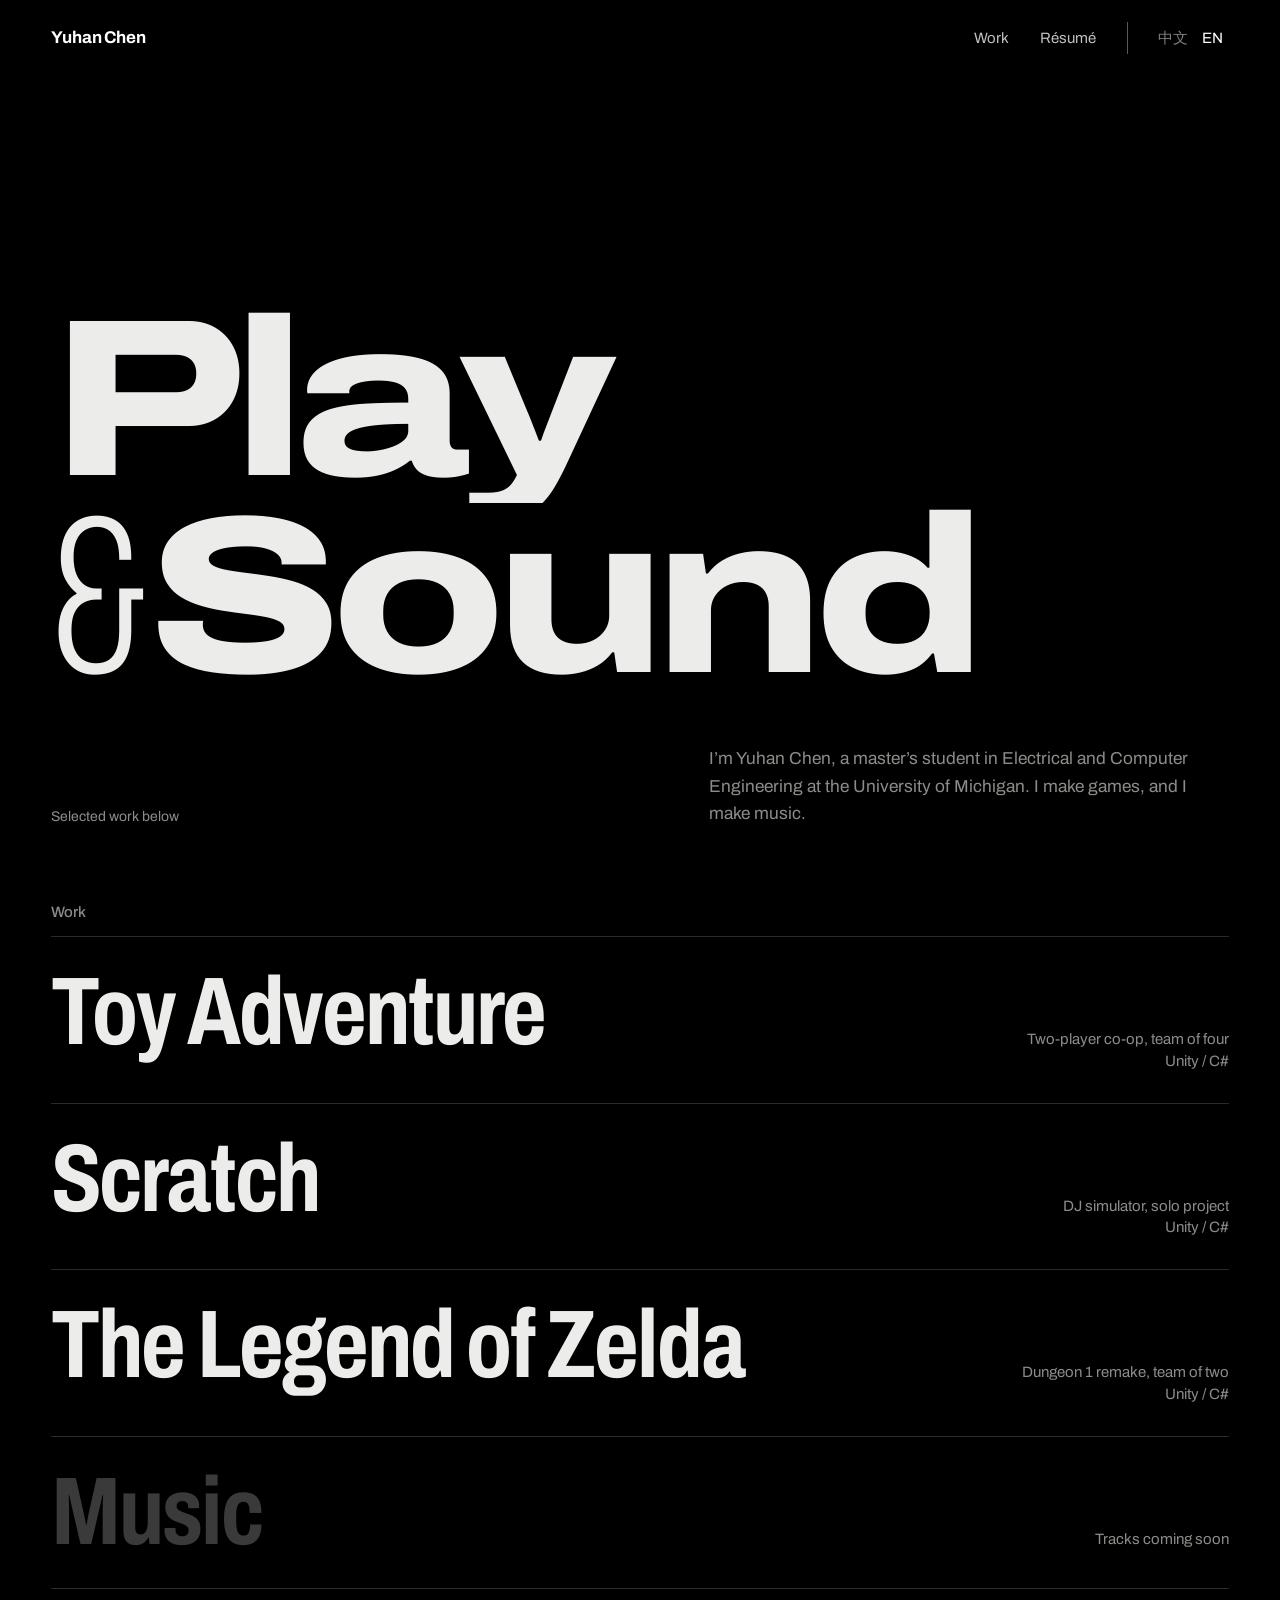
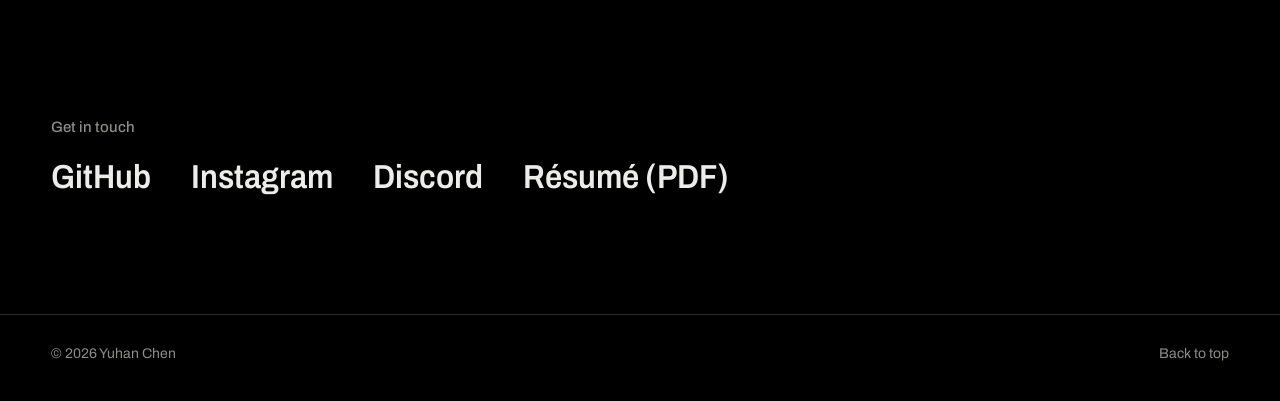
<file: index.html>
<!doctype html>
<html lang="en">
<head>
  <meta charset="utf-8">
  <meta name="viewport" content="width=device-width, initial-scale=1">
  <title>Yuhan Chen — Play &amp; Sound</title>
  <meta name="description" content="Yuhan Chen — games and music. 陈宇涵的游戏与音乐作品集。">
  <meta property="og:title" content="Yuhan Chen — Play & Sound">
  <meta property="og:image" content="images/zelda-cover.png">
  <link rel="icon" type="image/svg+xml" href="favicon.svg">
  <link rel="preconnect" href="https://fonts.googleapis.com">
  <link rel="preconnect" href="https://fonts.gstatic.com" crossorigin>
  <link href="https://fonts.googleapis.com/css2?family=Archivo:wdth,wght@62..125,100..900&display=swap" rel="stylesheet">
  <link rel="stylesheet" href="styles.css">
  <style>
    /* ---------- Home: restrained, black, type-led ---------- */
    .hero {
      min-height: 100svh;
      display: grid; align-content: end;
      padding: 120px var(--gutter) clamp(40px, 8vh, 96px);
    }
    .hero h1 {
      margin: 0;
      font-size: clamp(72px, 17.5vw, 300px);
      line-height: .84;
      font-weight: 800;
      font-variation-settings: "wdth" 125;
      letter-spacing: -.045em;
    }
    .hero h1 .line { display: block; overflow: hidden; padding-bottom: .04em; }
    .hero h1 .line > span { display: block; }
    .hero h1 .amp { font-weight: 200; font-variation-settings: "wdth" 62; margin-right: .04em; }
    .hero-foot {
      display: grid; grid-template-columns: 1fr minmax(0, 520px); gap: 32px;
      margin-top: clamp(28px, 5vh, 56px);
      color: var(--mute);
    }
    .hero-foot p { margin: 0; font-size: clamp(16px, 1.35vw, 19px); }
    .hero-foot .scroll-cue { align-self: end; font-size: 14px; }

    html[lang="zh-CN"] .hero h1 { letter-spacing: 0; font-weight: 900; }

    @media (prefers-reduced-motion: no-preference) {
      .hero h1 .line > span { animation: rise 1.1s cubic-bezier(.2,.8,.2,1) both; }
      .hero h1 .line:nth-child(2) > span { animation-delay: .12s; }
      .hero-foot { animation: fade .9s ease .7s both; }
    }
    @keyframes rise { from { transform: translateY(105%); } to { transform: none; } }
    @keyframes fade { from { opacity: 0; } to { opacity: 1; } }

    /* ---------- Work list ---------- */
    .work { position: relative; z-index: 1; padding: 0 var(--gutter) clamp(80px, 14vh, 160px); }
    .work h2, .contact h2 {
      margin: 0 0 12px; font-size: 15px; font-weight: 500; color: var(--mute);
    }
    .work-list { list-style: none; margin: 0; padding: 0; border-top: 1px solid var(--rule); }
    .work-row {
      display: grid; grid-template-columns: minmax(0, 1fr) auto; align-items: baseline; gap: 24px;
      padding: clamp(18px, 2.6vw, 30px) 0;
      border-bottom: 1px solid var(--rule);
      transition: opacity .35s ease, color .35s ease;
    }
    .work-row .title {
      font-size: clamp(40px, 7.5vw, 120px); line-height: .95; font-weight: 700;
      font-variation-settings: "wdth" 75; letter-spacing: -.02em;
    }
    .work-row .meta { text-align: right; font-size: 15px; color: var(--mute); line-height: 1.45; }
    .work-row .thumb { display: none; }
    a.work-row:hover .title, a.work-row:focus-visible .title { font-variation-settings: "wdth" 62; }
    .work-row .title { transition: font-variation-settings .5s cubic-bezier(.2,.8,.2,1); }
    .work-row.is-empty .title { color: #3a3a3a; }
    body.is-previewing .work-row:not(:hover):not(:focus-visible) { opacity: .22; }

    /* Full-screen preview that sits behind the list */
    .preview {
      position: fixed; inset: 0; z-index: 0; pointer-events: none;
      opacity: 0; transition: opacity .45s ease;
      background: var(--tint, #000);
    }
    .preview.is-on { opacity: 1; }
    .preview-media { position: absolute; inset: 0; }
    .preview-media img, .preview-media video {
      width: 100%; height: 100%; object-fit: cover; opacity: .38;
      image-rendering: pixelated;
    }
    .preview::after { content: ""; position: absolute; inset: 0; background: linear-gradient(90deg, rgba(0,0,0,.85), rgba(0,0,0,.2)); }

    /* ---------- Contact ---------- */
    .contact { position: relative; z-index: 1; padding: 0 var(--gutter) clamp(72px, 12vh, 140px); }
    .contact-links { display: flex; flex-wrap: wrap; gap: 12px 40px; font-size: clamp(22px, 2.6vw, 36px); font-weight: 600; font-variation-settings: "wdth" 90; }
    .contact-links a, .contact-links button { background: none; border: 0; padding: 0; cursor: pointer; border-bottom: 2px solid transparent; }
    .contact-links a:hover, .contact-links button:hover { border-color: currentColor; }

    @media (max-width: 760px) {
      .hero { min-height: 72svh; }
      .hero-foot { grid-template-columns: 1fr; }
      .hero-foot .scroll-cue { display: none; }
      .work-row { grid-template-columns: 1fr; gap: 10px; }
      .work-row .meta { text-align: left; }
      .work-row .thumb { display: block; width: 100%; aspect-ratio: 16/9; object-fit: cover; margin-top: 6px; image-rendering: pixelated; }
      .work-row.is-empty .thumb { display: none; }
    }
  </style>
</head>
<body data-title-en="Yuhan Chen — Play & Sound" data-title-zh="陈宇涵 — 玩与乐">
  <header class="site-header">
    <a class="name" href="index.html" data-en="Yuhan Chen" data-zh="陈宇涵">Yuhan Chen</a>
    <nav class="site-nav" aria-label="Main">
      <a href="#work" data-en="Work" data-zh="作品">Work</a>
      <a href="resume.pdf" data-en="Résumé" data-zh="简历">Résumé</a>
      <div class="lang" role="group" aria-label="Language / 语言">
        <button type="button" data-lang="zh" lang="zh-CN" aria-pressed="false">中文</button>
        <button type="button" data-lang="en" lang="en" aria-pressed="true">EN</button>
      </div>
    </nav>
  </header>

  <main>
    <section class="hero" aria-labelledby="hero-title">
      <h1 id="hero-title">
        <span class="line"><span data-en="Play" data-zh="玩">Play</span></span>
        <span class="line"><span><span class="amp">&amp;</span><span data-en="Sound" data-zh="乐">Sound</span></span></span>
      </h1>
      <div class="hero-foot">
        <span class="scroll-cue" data-en="Selected work below" data-zh="往下看作品">Selected work below</span>
        <p data-en="I’m Yuhan Chen, a master’s student in Electrical and Computer Engineering at the University of Michigan. I make games, and I make music."
           data-zh="我是陈宇涵，密歇根大学电气与计算机工程硕士在读。我做游戏，也做音乐。">I’m Yuhan Chen, a master’s student in Electrical and Computer Engineering at the University of Michigan. I make games, and I make music.</p>
      </div>
    </section>

    <section class="work" id="work" aria-labelledby="work-title">
      <h2 id="work-title" data-en="Work" data-zh="作品">Work</h2>
      <ul class="work-list">
        <li>
          <a class="work-row" href="toy.html" data-preview="video/toy-preview.jpg" data-video="video/toy-preview.mp4" data-tint="#1f5a33">
            <span class="title">Toy Adventure</span>
            <span class="meta"><span data-en="Two-player co-op, team of four" data-zh="双人合作游戏，四人团队">Two-player co-op, team of four</span><br>Unity / C#</span>
            <img class="thumb" src="video/toy-preview.jpg" alt="" loading="lazy">
          </a>
        </li>
        <li>
          <a class="work-row" href="scratch.html" data-preview="video/scratch-preview.jpg" data-video="video/scratch-preview.mp4" data-tint="#2b2f35">
            <span class="title">Scratch</span>
            <span class="meta"><span data-en="DJ simulator, solo project" data-zh="DJ 模拟游戏，独立完成">DJ simulator, solo project</span><br>Unity / C#</span>
            <img class="thumb" src="images/scratch-cover.png" alt="" loading="lazy">
          </a>
        </li>
        <li>
                    <a class="work-row" href="zelda.html" data-preview="video/zelda-enemies.jpg" data-video="video/zelda-enemies.mp4" data-tint="#0d2a45">
            <span class="title" data-en="The Legend of Zelda" data-zh="塞尔达传说">The Legend of Zelda</span>
            <span class="meta"><span data-en="Dungeon 1 remake, team of two" data-zh="第一地牢复刻，两人合作">Dungeon 1 remake, team of two</span><br>Unity / C#</span>
            <img class="thumb" src="images/zelda-cover.png" alt="" loading="lazy">
          </a>
        </li>
        <li>
          <div class="work-row is-empty">
            <span class="title" data-en="Music" data-zh="音乐">Music</span>
            <span class="meta" data-en="Tracks coming soon" data-zh="曲目即将上线">Tracks coming soon</span>
          </div>
        </li>
      </ul>
    </section>

    <section class="contact" aria-labelledby="contact-title">
      <h2 id="contact-title" data-en="Get in touch" data-zh="联系我">Get in touch</h2>
      <div class="contact-links">
        <!-- TODO: add your email, e.g. <a href="mailto:you@example.com">Email</a> -->
        <a href="https://github.com/HANSON923" target="_blank" rel="noopener">GitHub</a>
        <a href="https://www.instagram.com/yyyyyyhchen/" target="_blank" rel="noopener">Instagram</a>
        <button type="button" id="discord-copy" title="Copy Discord username"><span>Discord</span></button>
        <a href="resume.pdf" data-en="Résumé (PDF)" data-zh="简历 (PDF)">Résumé (PDF)</a>
      </div>
    </section>
  </main>

  <div class="preview" aria-hidden="true"><div class="preview-media"></div></div>

  <footer class="site-footer">
    <span>© 2026 Yuhan Chen</span>
    <a href="#top" onclick="scrollTo({top:0});return false;" data-en="Back to top" data-zh="回到顶部">Back to top</a>
  </footer>
  <script src="script.js"></script>
</body>
</html>
</file>
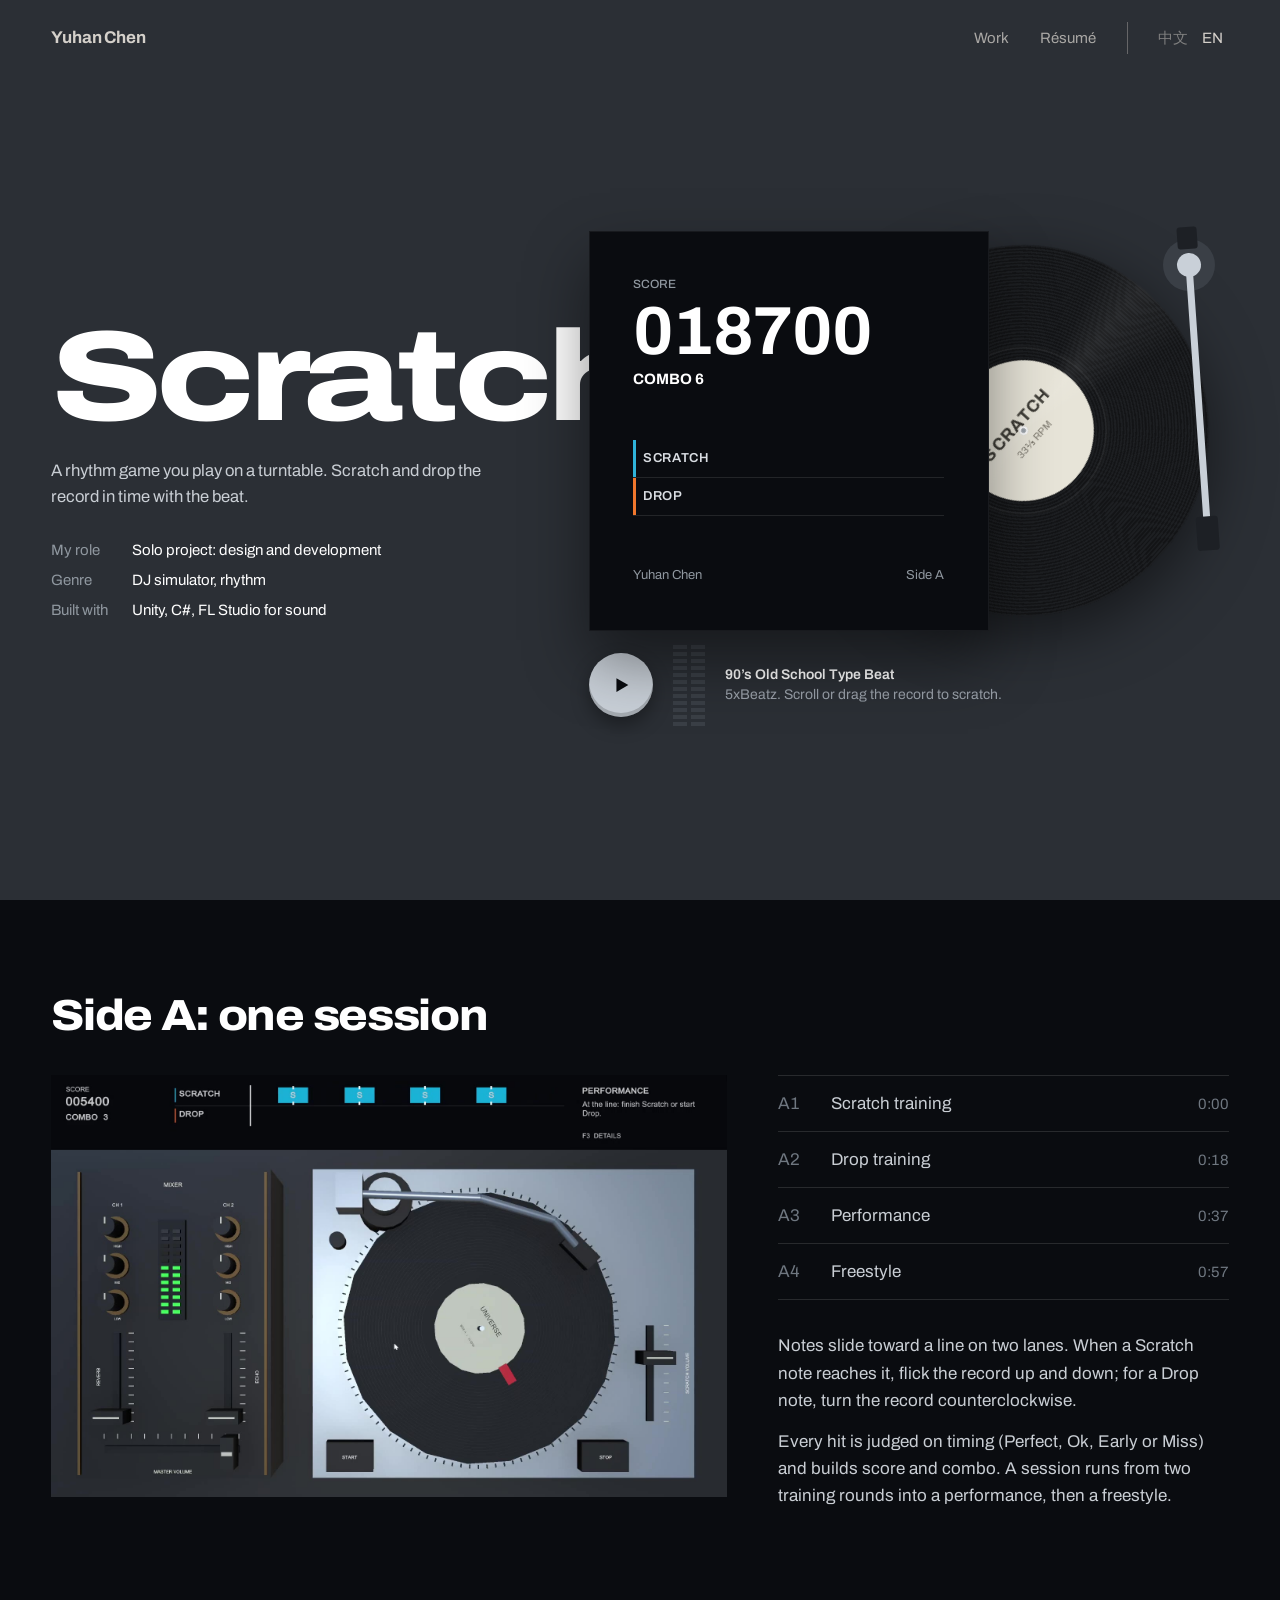
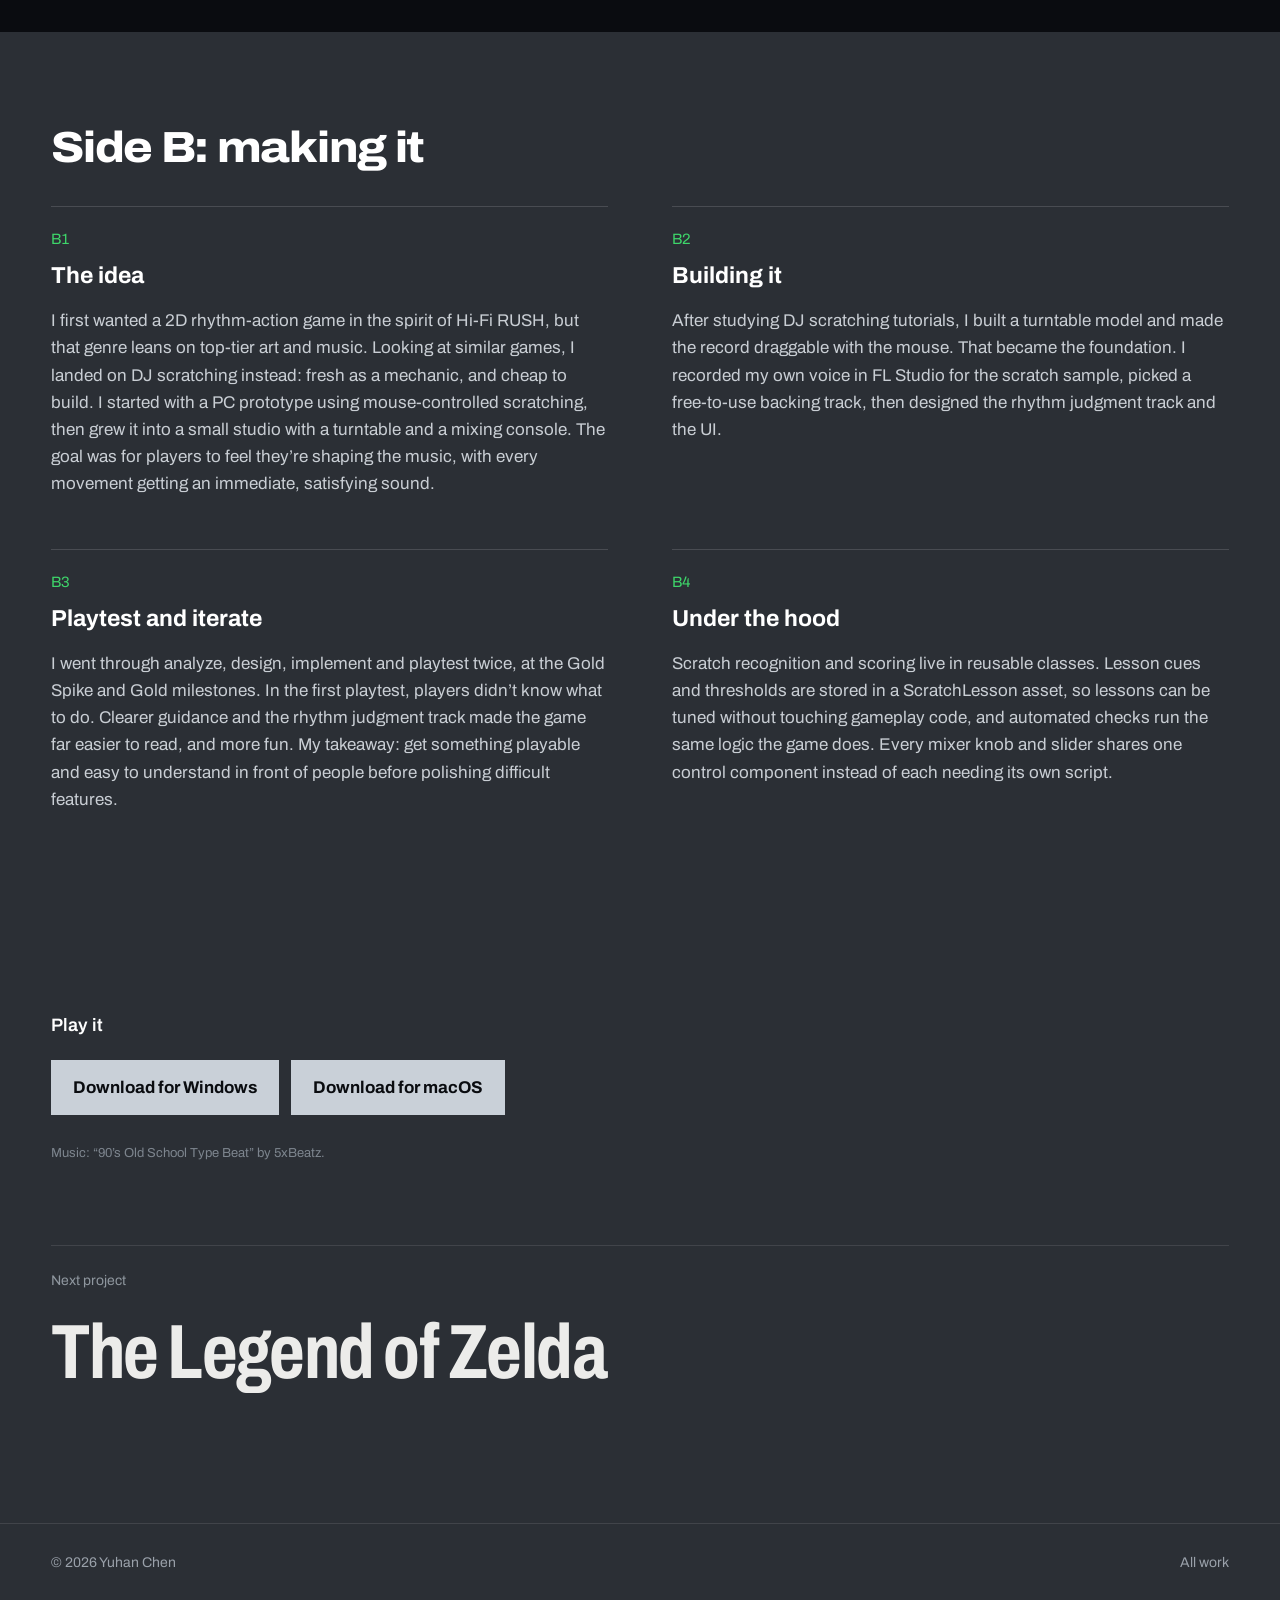
<file: scratch.html>
<!doctype html>
<html lang="en">
<head>
  <meta charset="utf-8">
  <meta name="viewport" content="width=device-width, initial-scale=1">
  <title>Scratch — Yuhan Chen</title>
  <meta name="description" content="Scratch, a DJ rhythm game played on a turntable, by Yuhan Chen.">
  <meta property="og:image" content="video/scratch-play.jpg">
  <link rel="icon" type="image/svg+xml" href="favicon.svg">
  <link rel="preconnect" href="https://fonts.googleapis.com">
  <link rel="preconnect" href="https://fonts.gstatic.com" crossorigin>
  <link href="https://fonts.googleapis.com/css2?family=Archivo:wdth,wght@62..125,100..900&display=swap" rel="stylesheet">
  <link rel="stylesheet" href="styles.css">
  <style>
    /* ============ Scratch stage: vinyl record ============ */
    :root {
      --console: #2b2f35;   /* the game's slate deck */
      --hud: #0a0c10;       /* the game's HUD strip */
      --platter: #c9d0d8;   /* silver turntable top */
      --label: #e7e4d8;     /* record label paper */
      --marker: #d93b3b;    /* red marker on the label */
      --lane-scratch: #2fb3d9;
      --lane-drop: #f0772d;
      --led: #3ed66a;
    }
    body { background: var(--console); }
    .site-footer { border-color: rgba(255,255,255,.1); color: #9aa1aa; }

    /* ---------- Hero ---------- */
    .hero {
      min-height: 100svh;
      display: grid; grid-template-columns: minmax(0, .85fr) minmax(0, 1.15fr); align-items: center;
      gap: clamp(32px, 5vw, 80px);
      padding: 110px var(--gutter) 64px;
    }
    .hero h1 {
      margin: 0 0 24px; font-size: clamp(64px, 10vw, 168px); line-height: .85; font-weight: 800;
      font-variation-settings: "wdth" 125; letter-spacing: -.045em; color: #fff;
    }
    .hero { row-gap: 4px; align-content: center; }
    .hero > div:first-child { grid-row: span 2; }
    .hero .lede { margin: 0 0 28px; max-width: 30em; color: #c9ced4; font-size: clamp(16px, 1.3vw, 19px); }
    .facts { display: grid; grid-template-columns: auto 1fr; gap: 6px 24px; margin: 0; font-size: 15px; }
    .facts dt { color: #8f979f; }
    .facts dd { margin: 0; color: #fff; }

    /* deck: sleeve + record + tonearm, drawn in a 640 x 420 box */
    .deck { position: relative; width: min(100%, 640px); aspect-ratio: 640 / 420; justify-self: center; }
    .sleeve {
      position: absolute; left: 0; top: 2.4%; width: 62.5%; aspect-ratio: 1; z-index: 2;
      background: var(--hud);
      box-shadow: 0 30px 60px rgba(0,0,0,.45), inset 0 0 0 1px rgba(255,255,255,.06);
      padding: 7%;
      display: grid; align-content: space-between;
      color: #fff;
    }
    /* the sleeve is printed like the game's HUD after a full session */
    .sleeve-score { display: grid; gap: 2px; font-weight: 700; color: #fff; }
    .sleeve-score small { font-size: clamp(9px, 1vw, 12px); font-weight: 500; color: #8f979f; }
    .sleeve-score strong { font-size: clamp(34px, 5.6vw, 68px); line-height: 1; font-variant-numeric: tabular-nums; letter-spacing: -.02em; }
    .sleeve-score span { font-size: clamp(11px, 1.2vw, 15px); }
    .sleeve-lanes { display: grid; gap: 0; font-size: clamp(10px, 1.1vw, 13px); font-weight: 600; letter-spacing: .04em; color: #d9dde2; }
    .sleeve-lanes span { padding: 8px 0 8px 10px; border-bottom: 1px solid rgba(255,255,255,.1); }
    .sleeve-lanes .s { box-shadow: inset 3px 0 0 var(--lane-scratch); }
    .sleeve-lanes .d { box-shadow: inset 3px 0 0 var(--lane-drop); }
    .sleeve-foot { display: flex; justify-content: space-between; font-size: clamp(10px, 1.05vw, 13px); color: #8f979f; }

    .record {
      position: absolute; left: 3%; top: 5.8%; width: 58%; aspect-ratio: 1; z-index: 1;
      border-radius: 50%;
      filter: drop-shadow(0 18px 30px rgba(0,0,0,.5));
      touch-action: none; cursor: grab;
    }
    .record.is-dragging { cursor: grabbing; }
    .disc {
      position: absolute; inset: 0; border-radius: 50%;
      background:
        radial-gradient(circle, transparent 0 31%, rgba(255,255,255,.05) 31.5%, transparent 32.5%),
        repeating-radial-gradient(circle, #131416 0 1.6px, #1d1f22 1.6px 3.2px),
        #16181a;
      will-change: transform;
    }
    .disc::after { /* light catching the grooves; does not rotate with the disc */
      content: ""; position: absolute; inset: 0; border-radius: 50%;
      background: conic-gradient(from 30deg, transparent 0 12%, rgba(255,255,255,.07) 16%, transparent 22% 62%, rgba(255,255,255,.05) 66%, transparent 72%);
    }
    .label {
      position: absolute; inset: 31%; border-radius: 50%; background: var(--label);
      display: grid; place-content: center; text-align: center; gap: 2px; color: #3a3832;
    }
    .label strong { font-size: clamp(10px, 1.5vw, 17px); font-weight: 700; letter-spacing: .08em; }
    .label small { font-size: clamp(7px, .8vw, 10px); color: #7b776d; }
    .label::after { /* spindle hole */
      content: ""; position: absolute; left: 50%; top: 50%; width: 7%; aspect-ratio: 1; translate: -50% -50%; border-radius: 50%; background: #9aa0a7; box-shadow: inset 0 0 0 2px #fff;
    }
    .marker { /* the red tab from the game, shows the record turning */
      position: absolute; left: 50%; top: 31%; width: 8%; height: 4%; translate: -50% -50%; background: var(--marker); border-radius: 1px;
    }

    .tonearm { position: absolute; inset: 0; width: 100%; height: 100%; z-index: 3; pointer-events: none; overflow: visible; }
    .tonearm .arm { transform-box: view-box; transform-origin: 600px 44px; transform: rotate(-4deg); transition: transform .9s cubic-bezier(.4,0,.2,1); }
    .deck.is-playing .tonearm .arm { transform: rotate(13deg); }

    @media (prefers-reduced-motion: no-preference) {
      .record { animation: slide-out 1.1s cubic-bezier(.3,.7,.2,1) .25s both; }
    }
    @media (prefers-reduced-motion: reduce) { .record { left: 39%; } }
    @keyframes slide-out { from { left: 3%; } to { left: 39%; } }

    /* transport: play button + LED meter */
    .transport {
      grid-column: 2; justify-self: center; width: min(100%, 640px);
      display: flex; align-items: center; gap: 20px; margin-top: 0;
    }
    .play {
      flex: none; width: 64px; height: 64px; border-radius: 50%; border: 0; cursor: pointer;
      background: var(--platter); color: var(--hud);
      display: grid; place-items: center;
      box-shadow: inset 0 -4px 0 rgba(0,0,0,.18), 0 8px 18px rgba(0,0,0,.35);
    }
    .play:hover { background: #fff; }
    .play svg { width: 22px; height: 22px; }
    .play .i-pause { display: none; }
    .deck-wrap.is-playing .play .i-play { display: none; }
    .deck-wrap.is-playing .play .i-pause { display: block; }
    .meter { display: flex; gap: 4px; flex: none; }
    .meter ol { list-style: none; margin: 0; padding: 0; display: flex; flex-direction: column-reverse; gap: 3px; }
    .meter li { width: 14px; height: 4px; background: #3a3f46; }
    .meter li.on { background: var(--led); box-shadow: 0 0 6px rgba(62,214,106,.6); }
    .meter li.on.hot { background: #e8c547; box-shadow: 0 0 6px rgba(232,197,71,.6); }
    .meter li.on.peak { background: var(--marker); box-shadow: 0 0 6px rgba(217,59,59,.6); }
    .now { font-size: 14px; color: #9aa1aa; line-height: 1.45; min-width: 0; }
    .now strong { display: block; color: #fff; font-weight: 600; }
    .deck-wrap { display: contents; }

    /* ---------- Side A: gameplay ---------- */
    .side { padding: clamp(48px, 9vh, 110px) var(--gutter) clamp(80px, 12vh, 140px); background: var(--hud); }
    .side h2 { margin: 0 0 24px; font-size: clamp(28px, 3.4vw, 48px); font-weight: 800; font-variation-settings: "wdth" 110; letter-spacing: -.03em; color: #fff; }
    .side-body { display: grid; grid-template-columns: minmax(0, 1.5fr) minmax(0, 1fr); gap: clamp(28px, 4vw, 64px); align-items: start; }
    .screen { position: relative; background: #000; aspect-ratio: 1280 / 800; }
    .screen video { width: 100%; height: 100%; object-fit: cover; }
    .sound {
      position: absolute; right: 12px; bottom: 12px;
      display: inline-flex; align-items: center; gap: 8px; padding: 8px 12px; border: 0; cursor: pointer;
      background: rgba(10,12,16,.85); color: #fff; font-size: 14px;
    }
    .sound:hover { background: #000; }
    .sound[aria-pressed="true"] { box-shadow: inset 0 -3px 0 var(--led); }

    .tracklist { list-style: none; margin: 0 0 32px; padding: 0; border-top: 1px solid rgba(255,255,255,.12); }
    .tracklist button {
      width: 100%; display: grid; grid-template-columns: 2.4em 1fr auto; align-items: baseline; gap: 12px;
      padding: 14px 0; background: none; border: 0; border-bottom: 1px solid rgba(255,255,255,.12);
      text-align: left; cursor: pointer; color: #c9ced4; font-size: 17px;
    }
    .tracklist .no { color: #6f7780; font-variant-numeric: tabular-nums; }
    .tracklist .time { color: #6f7780; font-variant-numeric: tabular-nums; font-size: 15px; }
    .tracklist button:hover { color: #fff; }
    .tracklist button[aria-current="true"] { color: #fff; }
    .tracklist button[aria-current="true"] .no { color: var(--led); }
    .side p { margin: 0 0 14px; color: #c9ced4; max-width: 34em; }
    .lane { font-weight: 600; }
    .lane.s { color: var(--lane-scratch); }
    .lane.d { color: var(--lane-drop); }

    /* ---------- Side B: liner notes ---------- */
    .side-b { background: var(--console); }
    .notes { list-style: none; margin: 0; padding: 0; display: grid; grid-template-columns: repeat(2, minmax(0, 1fr)); gap: clamp(32px, 4vw, 56px) clamp(32px, 5vw, 80px); }
    .notes li { border-top: 1px solid rgba(255,255,255,.14); padding-top: 18px; }
    .notes .no { color: var(--led); font-variant-numeric: tabular-nums; font-size: 15px; }
    .notes h3 { margin: 6px 0 12px; font-size: clamp(20px, 1.8vw, 26px); font-weight: 700; color: #fff; }
    .notes p { margin: 0; }
    @media (max-width: 900px) { .notes { grid-template-columns: 1fr; } }

    /* ---------- Exit ---------- */
    .exit { padding: clamp(56px, 10vh, 110px) var(--gutter) clamp(72px, 12vh, 120px); }
    .exit h2 { margin: 0 0 20px; font-size: 18px; font-weight: 600; color: #fff; }
    .buttons { display: flex; flex-wrap: wrap; gap: 12px; }
    .btn { display: inline-block; padding: 14px 22px; background: var(--platter); color: var(--hud); font-weight: 700; }
    .btn:hover { background: #fff; }
    .btn.secondary { background: transparent; color: #fff; box-shadow: inset 0 0 0 2px rgba(255,255,255,.8); }
    .btn.secondary:hover { background: rgba(255,255,255,.08); }
    .credit { margin-top: 28px; font-size: 13px; color: #7d858e; }
    .next { display: block; margin-top: clamp(56px, 9vh, 96px); border-top: 1px solid rgba(255,255,255,.1); padding-top: 24px; }
    .next small { display: block; color: #8f979f; font-size: 14px; }
    .next strong { font-size: clamp(36px, 6vw, 84px); font-weight: 700; font-variation-settings: "wdth" 75; letter-spacing: -.02em; transition: font-variation-settings .4s; }
    .next:hover strong { font-variation-settings: "wdth" 62; }

    @media (max-width: 900px) {
      .hero { grid-template-columns: 1fr; padding-top: 96px; gap: 28px; }
      .hero > div:first-child { grid-row: auto; }
      .transport { grid-column: 1; margin-top: 0; }
      .side-body { grid-template-columns: 1fr; }
    }
  </style>
</head>
<body data-title-en="Scratch — Yuhan Chen" data-title-zh="Scratch — 陈宇涵">
  <header class="site-header">
    <a class="name" href="index.html" data-en="Yuhan Chen" data-zh="陈宇涵">Yuhan Chen</a>
    <nav class="site-nav" aria-label="Main">
      <a href="index.html#work" data-en="Work" data-zh="作品">Work</a>
      <a href="resume.pdf" data-en="Résumé" data-zh="简历">Résumé</a>
      <div class="lang" role="group" aria-label="Language / 语言">
        <button type="button" data-lang="zh" lang="zh-CN" aria-pressed="false">中文</button>
        <button type="button" data-lang="en" lang="en" aria-pressed="true">EN</button>
      </div>
    </nav>
  </header>

  <main>
    <section class="hero" aria-labelledby="title">
      <div>
        <h1 id="title">Scratch</h1>
        <p class="lede" data-en="A rhythm game you play on a turntable. Scratch and drop the record in time with the beat."
           data-zh="一款在唱机上玩的节奏游戏：跟着节拍搓碟、放碟。">A rhythm game you play on a turntable. Scratch and drop the record in time with the beat.</p>
        <dl class="facts">
          <dt data-en="My role" data-zh="我负责">My role</dt><dd data-en="Solo project: design and development" data-zh="独立完成：设计与开发">Solo project: design and development</dd>
          <dt data-en="Genre" data-zh="类型">Genre</dt><dd data-en="DJ simulator, rhythm" data-zh="DJ 模拟、节奏游戏">DJ simulator, rhythm</dd>
          <dt data-en="Built with" data-zh="技术">Built with</dt><dd data-en="Unity, C#, FL Studio for sound" data-zh="Unity、C#，音效用 FL Studio">Unity, C#, FL Studio for sound</dd>
        </dl>
      </div>

      <div class="deck-wrap" id="deckWrap">
        <div class="deck" id="deck">
          <div class="sleeve" aria-hidden="true">
            <span class="sleeve-score"><small>SCORE</small><strong>018700</strong><span>COMBO 6</span></span>
            <span class="sleeve-lanes"><span class="s">SCRATCH</span><span class="d">DROP</span></span>
            <span class="sleeve-foot"><span>Yuhan Chen</span><span>Side A</span></span>
          </div>
          <div class="record" id="record" role="img" aria-label="A vinyl record. Scroll or drag it to scratch.">
            <div class="disc" id="disc">
              <div class="label"><strong>SCRATCH</strong><small>33⅓ RPM</small></div>
              <span class="marker"></span>
            </div>
          </div>
          <svg class="tonearm" viewBox="0 0 640 420" aria-hidden="true">
            <circle cx="600" cy="44" r="26" fill="#3a3f46"/>
            <g class="arm">
              <rect x="590" y="6" width="20" height="22" rx="3" fill="#1d2025"/>
              <line x1="600" y1="44" x2="600" y2="300" stroke="#c9d0d8" stroke-width="7" stroke-linecap="round"/>
              <rect x="589" y="296" width="22" height="34" rx="3" fill="#1d2025"/>
              <circle cx="600" cy="44" r="12" fill="#c9d0d8"/>
            </g>
          </svg>
        </div>

        <div class="transport">
          <button class="play" id="play" type="button" data-en-label="Play the track" data-zh-label="播放音乐" aria-label="Play the track">
            <svg class="i-play" viewBox="0 0 24 24" aria-hidden="true"><path d="M7 4.5v15l13-7.5z" fill="currentColor"/></svg>
            <svg class="i-pause" viewBox="0 0 24 24" aria-hidden="true"><path d="M6 4h4.5v16H6zM13.5 4H18v16h-4.5z" fill="currentColor"/></svg>
          </button>
          <div class="meter" aria-hidden="true"><ol id="meterL"></ol><ol id="meterR"></ol></div>
          <p class="now">
            <strong>90’s Old School Type Beat</strong>
            <span data-en="5xBeatz. Scroll or drag the record to scratch." data-zh="5xBeatz。滚动页面或拖动唱片来搓碟。">5xBeatz. Scroll or drag the record to scratch.</span>
          </p>
        </div>
      </div>
      <audio id="track" src="audio/scratch-track.mp3" preload="none" loop></audio>
    </section>

    <section class="side" aria-labelledby="side-a">
      <h2 id="side-a" data-en="Side A: one session" data-zh="A 面：一局完整流程">Side A: one session</h2>
      <div class="side-body">
        <div class="screen">
          <video id="play-video" src="video/scratch-play.mp4" poster="video/scratch-play.jpg" muted playsinline preload="metadata" aria-label="Gameplay: a full session from scratch training to freestyle"></video>
          <!-- Sound toggle hidden for now; remove the comment marks to bring it back.
          <button class="sound" id="sound" type="button" aria-pressed="false">
            <span data-en="Sound on" data-zh="打开声音">Sound on</span>
          </button>
          -->
        </div>
        <div>
          <ol class="tracklist" aria-label="Jump to a part of the session">
            <li><button type="button" data-t="0"><span class="no">A1</span><span data-en="Scratch training" data-zh="搓碟练习">Scratch training</span><span class="time">0:00</span></button></li>
            <li><button type="button" data-t="17.95"><span class="no">A2</span><span data-en="Drop training" data-zh="放碟练习">Drop training</span><span class="time">0:18</span></button></li>
            <li><button type="button" data-t="37.45"><span class="no">A3</span><span data-en="Performance" data-zh="正式演出">Performance</span><span class="time">0:37</span></button></li>
            <li><button type="button" data-t="57.45"><span class="no">A4</span><span data-en="Freestyle" data-zh="自由发挥">Freestyle</span><span class="time">0:57</span></button></li>
          </ol>
          <p data-en="Notes slide toward a line on two lanes. When a Scratch note reaches it, flick the record up and down; for a Drop note, turn the record counterclockwise."
             data-zh="音符在两条轨道上朝判定线滑过来。Scratch 音符到线时，快速上下搓动唱片；Drop 音符则要逆时针转动唱片。">Notes slide toward a line on two lanes. When a Scratch note reaches it, flick the record up and down; for a Drop note, turn the record counterclockwise.</p>
          <p data-en="Every hit is judged on timing (Perfect, Ok, Early or Miss) and builds score and combo. A session runs from two training rounds into a performance, then a freestyle."
             data-zh="每一下都会按时机判定（Perfect、Ok、Early 或 Miss），累计分数和连击。一局从两轮练习开始，进入正式演出，最后是自由发挥。">Every hit is judged on timing (Perfect, Ok, Early or Miss) and builds score and combo. A session runs from two training rounds into a performance, then a freestyle.</p>
        </div>
      </div>
    </section>

    <section class="side side-b" aria-labelledby="side-b">
      <h2 id="side-b" data-en="Side B: making it" data-zh="B 面：制作过程">Side B: making it</h2>
      <ol class="notes">
        <li>
          <span class="no">B1</span>
          <h3 data-en="The idea" data-zh="想法">The idea</h3>
          <p data-en="I first wanted a 2D rhythm-action game in the spirit of Hi-Fi RUSH, but that genre leans on top-tier art and music. Looking at similar games, I landed on DJ scratching instead: fresh as a mechanic, and cheap to build. I started with a PC prototype using mouse-controlled scratching, then grew it into a small studio with a turntable and a mixing console. The goal was for players to feel they’re shaping the music, with every movement getting an immediate, satisfying sound." data-zh="最初我想做一款类似 Hi-Fi RUSH 的 2D 节奏动作游戏，但这类游戏非常依赖高水准的美术和音乐。研究同类游戏时，我把兴趣转向了 DJ 搓碟：这个玩法很新，开发成本也低。我先做了一个用鼠标搓碟的 PC 原型，再扩展成一个有唱机和调音台的小录音室。我的目标是让玩家觉得自己在亲手塑造音乐，每个动作都能立刻听到清晰、爽快的声音反馈。">I first wanted a 2D rhythm-action game in the spirit of Hi-Fi RUSH, but that genre leans on top-tier art and music. Looking at similar games, I landed on DJ scratching instead: fresh as a mechanic, and cheap to build. I started with a PC prototype using mouse-controlled scratching, then grew it into a small studio with a turntable and a mixing console. The goal was for players to feel they’re shaping the music, with every movement getting an immediate, satisfying sound.</p>
        </li>
        <li>
          <span class="no">B2</span>
          <h3 data-en="Building it" data-zh="制作">Building it</h3>
          <p data-en="After studying DJ scratching tutorials, I built a turntable model and made the record draggable with the mouse. That became the foundation. I recorded my own voice in FL Studio for the scratch sample, picked a free-to-use backing track, then designed the rhythm judgment track and the UI." data-zh="看了一些 DJ 搓碟教学视频后，我搭建了唱机模型，并让玩家可以用鼠标拖动唱片，这成了整个游戏的基础。搓碟音效是我用 FL Studio 录的自己的声音，背景音乐选了一首可以免费使用的曲子，之后再设计节奏判定轨道和界面。">After studying DJ scratching tutorials, I built a turntable model and made the record draggable with the mouse. That became the foundation. I recorded my own voice in FL Studio for the scratch sample, picked a free-to-use backing track, then designed the rhythm judgment track and the UI.</p>
        </li>
        <li>
          <span class="no">B3</span>
          <h3 data-en="Playtest and iterate" data-zh="试玩与迭代">Playtest and iterate</h3>
          <p data-en="I went through analyze, design, implement and playtest twice, at the Gold Spike and Gold milestones. In the first playtest, players didn’t know what to do. Clearer guidance and the rhythm judgment track made the game far easier to read, and more fun. My takeaway: get something playable and easy to understand in front of people before polishing difficult features." data-zh="我经历了两轮“分析、设计、实现、试玩”的循环，分别在 Gold Spike 和 Gold 两个阶段。第一次试玩时，玩家不知道该做什么。加上更清楚的引导和节奏判定轨道之后，游戏好懂了很多，也更好玩。我的收获是：先做出能玩、好懂的版本拿给人试，再去打磨复杂的功能。">I went through analyze, design, implement and playtest twice, at the Gold Spike and Gold milestones. In the first playtest, players didn’t know what to do. Clearer guidance and the rhythm judgment track made the game far easier to read, and more fun. My takeaway: get something playable and easy to understand in front of people before polishing difficult features.</p>
        </li>
        <li>
          <span class="no">B4</span>
          <h3 data-en="Under the hood" data-zh="技术结构">Under the hood</h3>
          <p data-en="Scratch recognition and scoring live in reusable classes. Lesson cues and thresholds are stored in a ScratchLesson asset, so lessons can be tuned without touching gameplay code, and automated checks run the same logic the game does. Every mixer knob and slider shares one control component instead of each needing its own script." data-zh="搓碟识别和计分写成了可复用的类；每节练习的提示和判定阈值放在 ScratchLesson 资源里，调整练习不用改游戏代码，自动化测试跑的也是和游戏同一套逻辑。调音台上所有旋钮和推子共用一个控件组件，而不是每个控件各写一个脚本。">Scratch recognition and scoring live in reusable classes. Lesson cues and thresholds are stored in a ScratchLesson asset, so lessons can be tuned without touching gameplay code, and automated checks run the same logic the game does. Every mixer knob and slider shares one control component instead of each needing its own script.</p>
        </li>
      </ol>
    </section>

    <section class="exit" aria-labelledby="play-h">
      <h2 id="play-h" data-en="Play it" data-zh="下载试玩">Play it</h2>
      <div class="buttons">
        <a class="btn" href="https://github.com/HANSON923/P2-Scratch/releases/download/v0.0.1/p2-gold.windows.zip" data-en="Download for Windows" data-zh="下载 Windows 版">Download for Windows</a>
        <a class="btn" href="https://github.com/HANSON923/P2-Scratch/releases/download/v0.0.1/p2-gold.macOS.zip" data-en="Download for macOS" data-zh="下载 macOS 版">Download for macOS</a>
      </div>
      <p class="credit" data-en="Music: “90’s Old School Type Beat” by 5xBeatz." data-zh="音乐：5xBeatz《90’s Old School Type Beat》。">Music: “90’s Old School Type Beat” by 5xBeatz.</p>
      <a class="next" href="zelda.html">
        <small data-en="Next project" data-zh="下一个作品">Next project</small>
        <strong data-en="The Legend of Zelda" data-zh="塞尔达传说">The Legend of Zelda</strong>
      </a>
    </section>
  </main>

  <footer class="site-footer">
    <span>© 2026 Yuhan Chen</span>
    <a href="index.html" data-en="All work" data-zh="全部作品">All work</a>
  </footer>

  <script src="script.js"></script>
  <script src="audio/scratch-meter.js"></script>
  <script>
    const reduce = matchMedia('(prefers-reduced-motion: reduce)').matches;
    const deck = document.getElementById('deck');
    const wrap = document.getElementById('deckWrap');
    const record = document.getElementById('record');
    const disc = document.getElementById('disc');
    const track = document.getElementById('track');
    const playBtn = document.getElementById('play');
    const video = document.getElementById('play-video');
    const soundBtn = document.getElementById('sound');

    /* ---- LED meter, built like the mixer in the game ---- */
    const SEGMENTS = 12;
    const meters = ['meterL', 'meterR'].map(id => {
      const ol = document.getElementById(id);
      for (let i = 0; i < SEGMENTS; i++) {
        const li = document.createElement('li');
        if (i >= 8) li.classList.add('hot');
        if (i >= 11) li.classList.add('peak');
        ol.append(li);
      }
      return [...ol.children];
    });
    const showLevel = (bars, level) => bars.forEach((li, i) => li.classList.toggle('on', i < level));
    // Levels were measured from the track ahead of time (low and high bands, 20 per second).
    const levelsAt = t => {
      const m = window.SCRATCH_METER; if (!m) return [0, 0];
      const i = Math.min(m.lo.length - 1, Math.floor(t * m.rate));
      return [m.lo[i], m.hi[i]];
    };

    /* ---- Record motion: plays at 33⅓ RPM, scratches with scroll and drag ---- */
    let angle = 0, spin = 0, lastScroll = scrollY, last = performance.now();
    let dragging = false, dragAngle = 0;
    const RPM_DEG_PER_S = 200; // 33⅓ revolutions per minute

    addEventListener('scroll', () => {
      const d = scrollY - lastScroll; lastScroll = scrollY;
      if (!reduce) spin += d * 2.2;          // scroll down spins forward, back spins it back
    }, { passive: true });

    const centerAngle = e => {
      const r = record.getBoundingClientRect();
      return Math.atan2(e.clientY - (r.top + r.height / 2), e.clientX - (r.left + r.width / 2)) * 180 / Math.PI;
    };
    record.addEventListener('pointerdown', e => {
      dragging = true; dragAngle = centerAngle(e);
      record.setPointerCapture(e.pointerId); record.classList.add('is-dragging');
    });
    record.addEventListener('pointermove', e => {
      if (!dragging) return;
      const a = centerAngle(e); let d = a - dragAngle;
      if (d > 180) d -= 360; if (d < -180) d += 360;
      angle += d; dragAngle = a;
    });
    const stopDrag = () => { dragging = false; record.classList.remove('is-dragging'); };
    record.addEventListener('pointerup', stopDrag);
    record.addEventListener('pointercancel', stopDrag);

    function frame(now) {
      const dt = Math.min(0.05, (now - last) / 1000); last = now;
      const playing = !track.paused;
      if (!dragging) {
        if (playing && !reduce) angle += RPM_DEG_PER_S * dt;
        angle += spin; spin *= 0.86; if (Math.abs(spin) < 0.01) spin = 0;
      }
      disc.style.transform = `rotate(${angle}deg)`;
      const [lo, hi] = playing ? levelsAt(track.currentTime) : [0, 0];
      showLevel(meters[0], lo); showLevel(meters[1], hi);
      requestAnimationFrame(frame);
    }
    requestAnimationFrame(frame);

    /* ---- Transport ---- */
    const setPlaying = on => {
      deck.classList.toggle('is-playing', on);
      wrap.classList.toggle('is-playing', on);
      const zh = document.documentElement.lang === 'zh-CN';
      playBtn.setAttribute('aria-label', on ? (zh ? '暂停音乐' : 'Pause the track') : (zh ? '播放音乐' : 'Play the track'));
    };
    playBtn.addEventListener('click', async () => {
      if (track.paused) {
        if (!video.muted) toggleVideoSound(false);
        setPlaying(true);
        // let the tonearm land before the music starts
        setTimeout(() => track.play().catch(() => setPlaying(false)), reduce ? 0 : 700);
      } else {
        track.pause(); setPlaying(false);
      }
    });

    /* ---- Gameplay video: plays muted while visible; sound and chapters on request ---- */
    function toggleVideoSound(on) {
      video.muted = !on;
      if (!soundBtn) return;
      soundBtn.setAttribute('aria-pressed', String(on));
      const label = soundBtn.querySelector('span');
      const zh = document.documentElement.lang === 'zh-CN';
      label.dataset.en = on ? 'Sound off' : 'Sound on';
      label.dataset.zh = on ? '关闭声音' : '打开声音';
      label.textContent = zh ? label.dataset.zh : label.dataset.en;
      if (on) { track.pause(); setPlaying(false); video.play().catch(() => {}); }
    }
    soundBtn?.addEventListener('click', () => toggleVideoSound(video.muted));

    new IntersectionObserver(([e]) => {
      if (e.isIntersecting && !reduce) video.play().catch(() => {});
      else if (!e.isIntersecting) video.pause();
    }, { threshold: 0.35 }).observe(video);
    video.loop = true;

    const chapters = [...document.querySelectorAll('.tracklist button')];
    chapters.forEach(b => b.addEventListener('click', () => {
      video.currentTime = Number(b.dataset.t);
      video.play().catch(() => {});
    }));
    video.addEventListener('timeupdate', () => {
      const now = video.currentTime;
      const current = chapters.filter(c => Number(c.dataset.t) <= now + 0.05).pop();
      chapters.forEach(c => c.setAttribute('aria-current', String(c === current)));
    });
  </script>
</body>
</html>
</file>
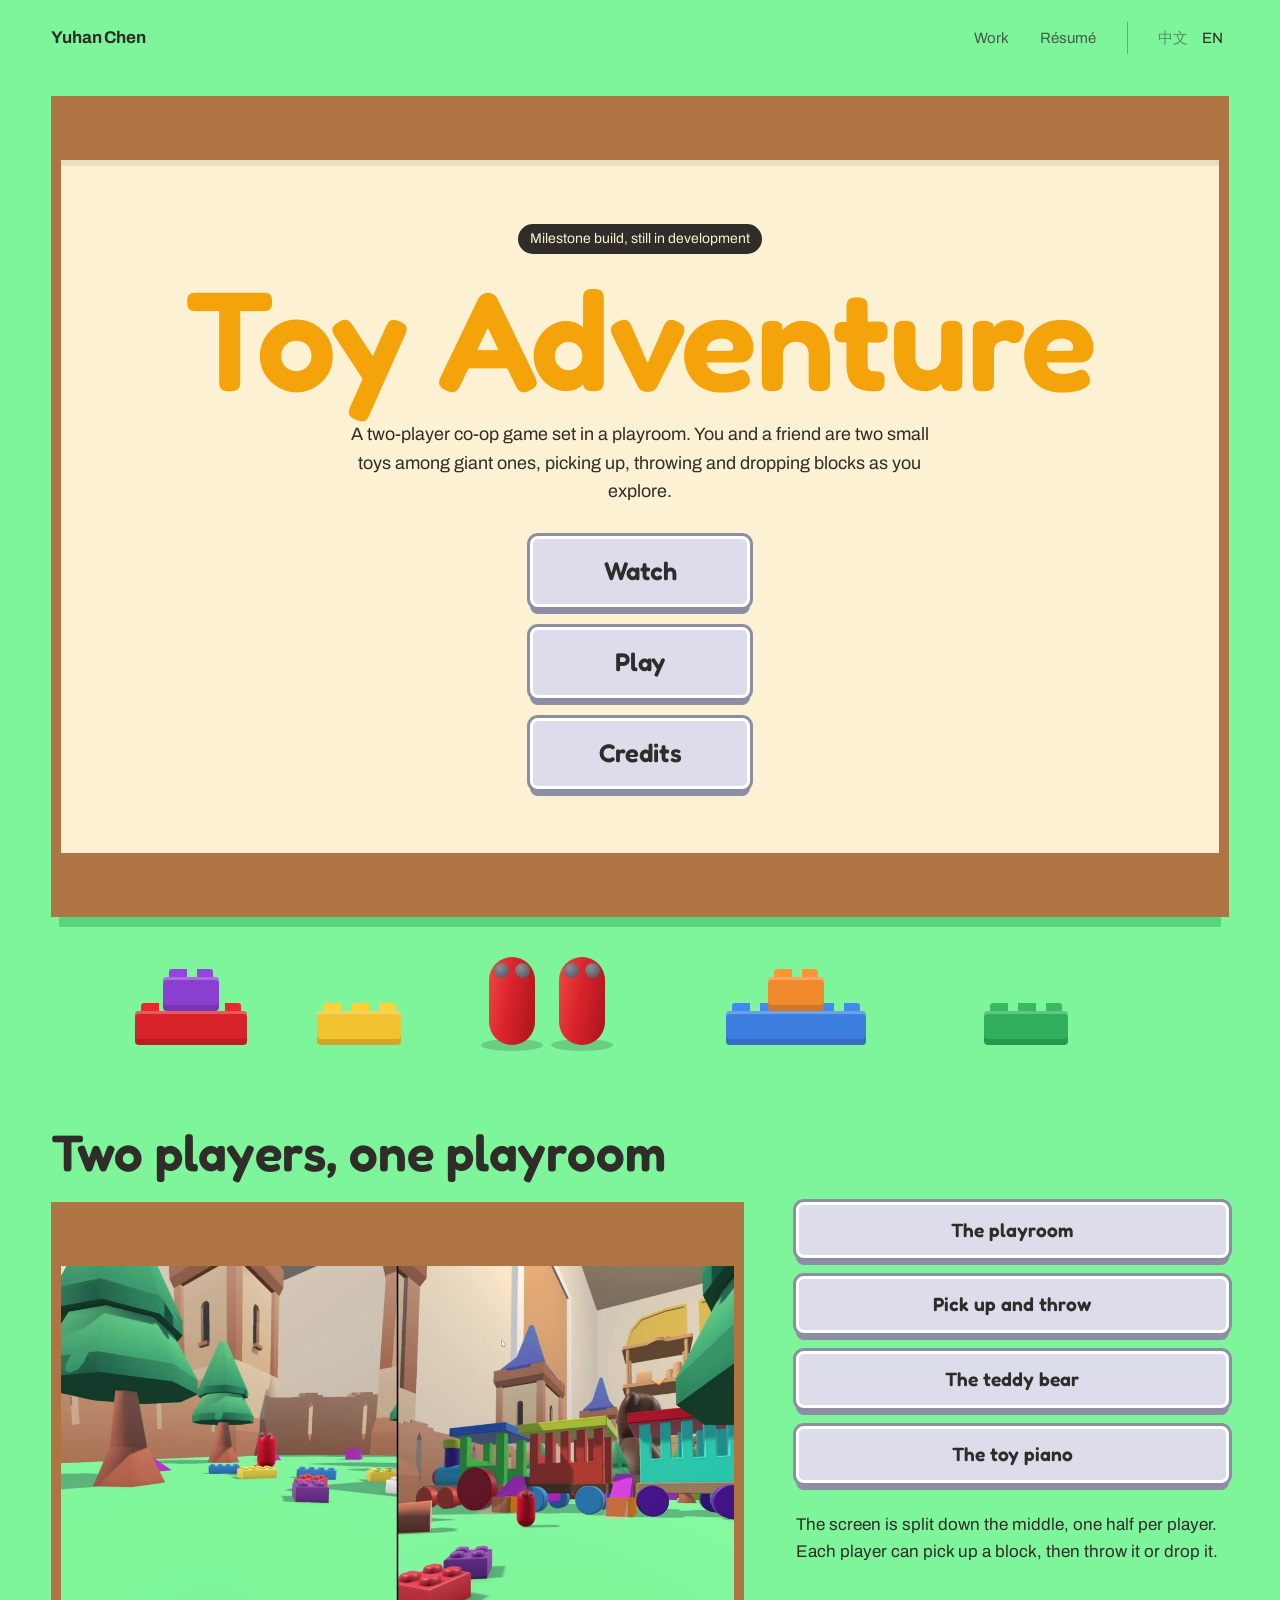
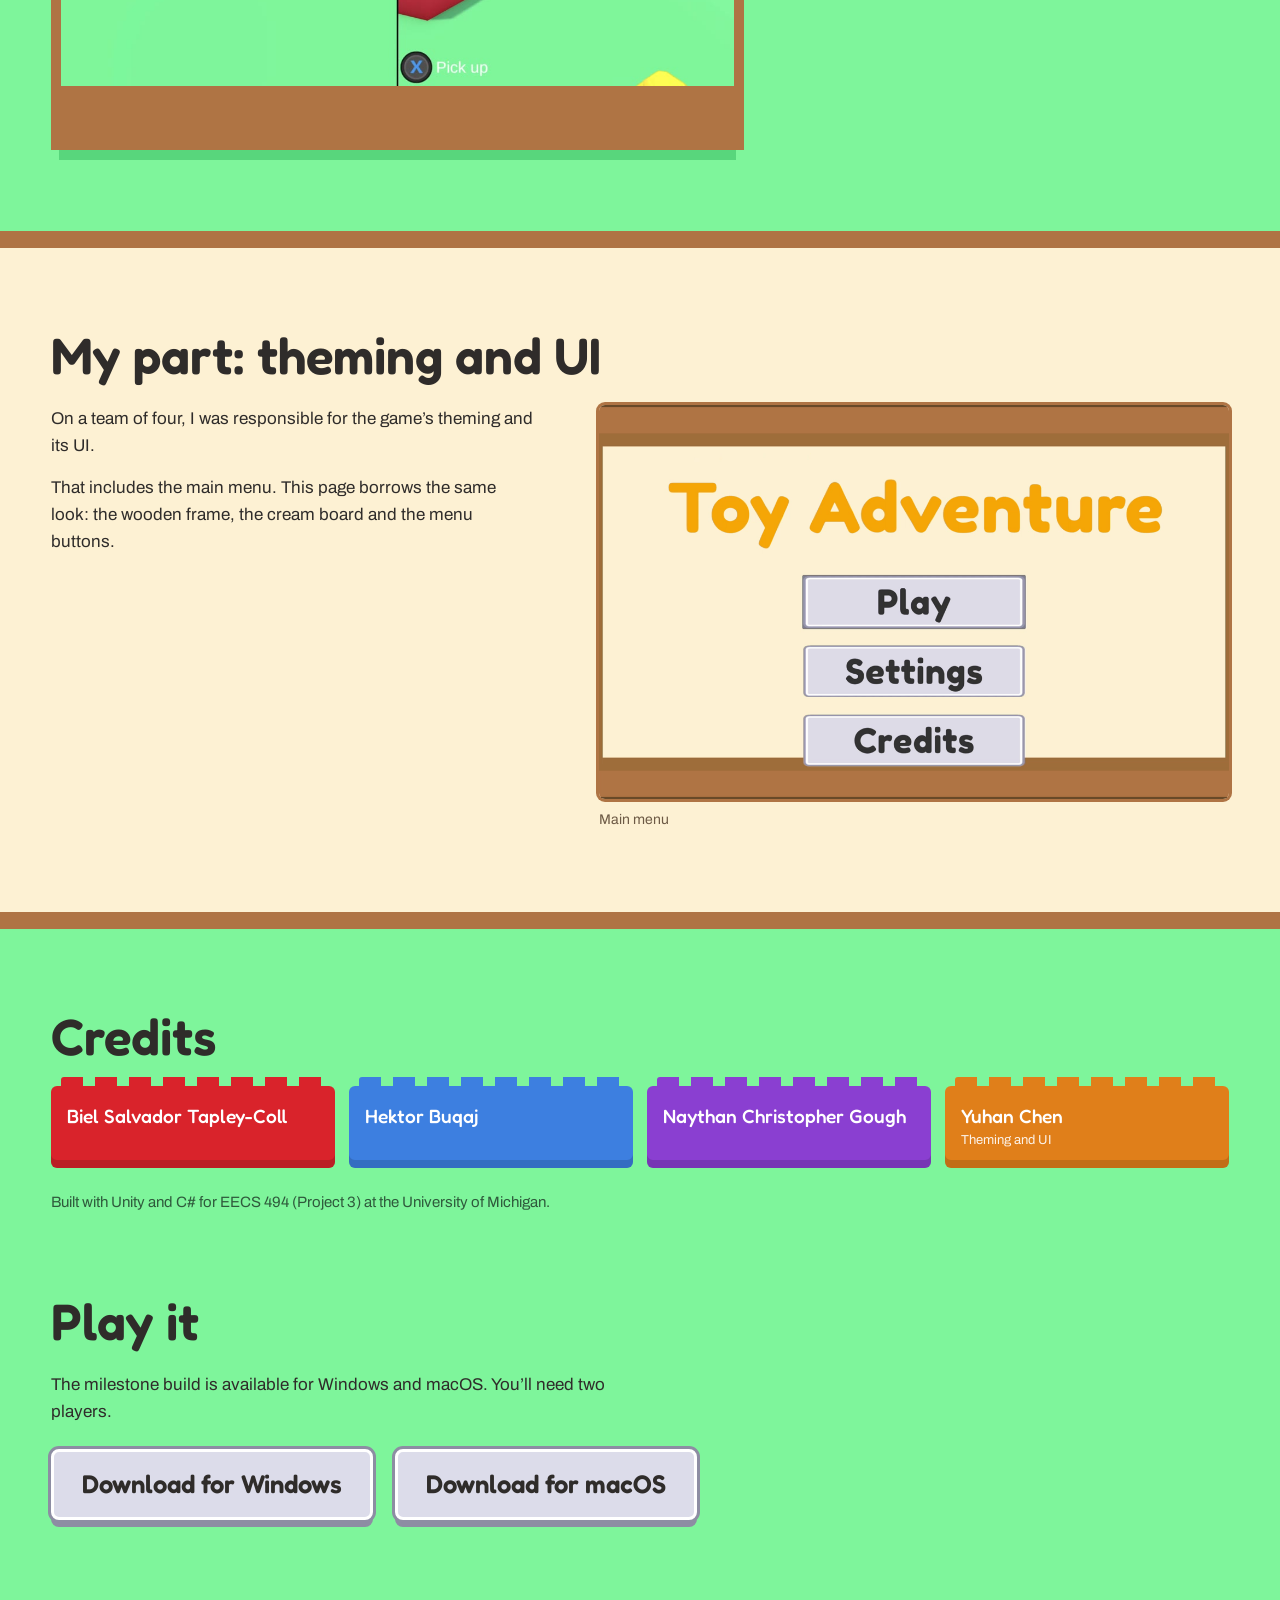
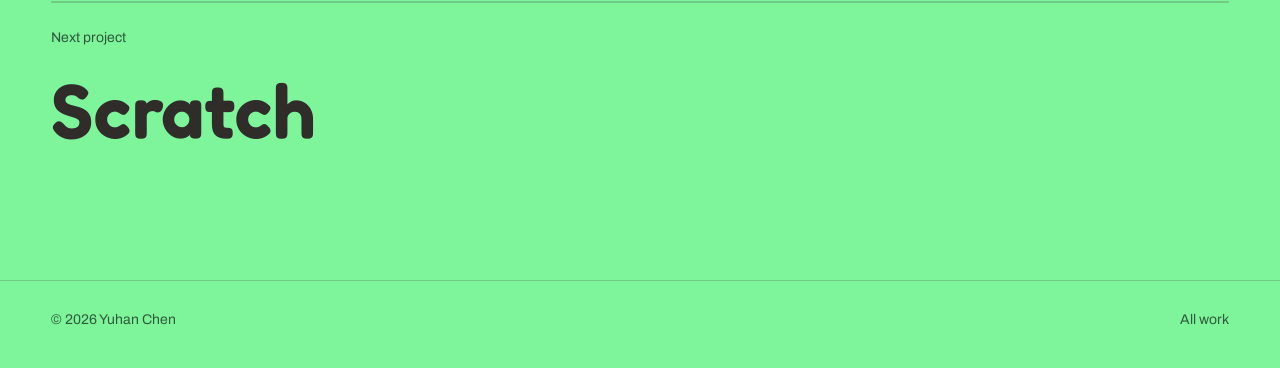
<file: toy.html>
<!doctype html>
<html lang="en">
<head>
  <meta charset="utf-8">
  <meta name="viewport" content="width=device-width, initial-scale=1">
  <title>Toy Adventure — Yuhan Chen</title>
  <meta name="description" content="Toy Adventure, a two-player co-op game set in a playroom. Theming and UI by Yuhan Chen.">
  <meta property="og:image" content="video/toy-play.jpg">
  <link rel="icon" type="image/svg+xml" href="favicon.svg">
  <link rel="preconnect" href="https://fonts.googleapis.com">
  <link rel="preconnect" href="https://fonts.gstatic.com" crossorigin>
  <link href="https://fonts.googleapis.com/css2?family=Archivo:wdth,wght@62..125,100..900&family=Fredoka:wght@400..700&display=swap" rel="stylesheet">
  <link rel="stylesheet" href="styles.css">
  <style>
    /* ============ Toy Adventure stage: the game's own menu board, on the playroom floor ============ */
    :root {
      --floor: #7ef59b;      /* the playroom floor */
      --floor-deep: #58d67c;
      --wood: #af7444;       /* menu frame */
      --wood-deep: #8a5830;
      --board: #fdf1d3;      /* menu paper */
      --title: #f5a30a;      /* the game's title orange */
      --key: #dcdcea;        /* menu button face */
      --key-edge: #8d8da3;
      --toy-ink: #2f2c2a;
      --toy-red: #d9232b;
      --round: "Fredoka", "PingFang SC", "Microsoft YaHei", var(--font);
    }
    body { background: var(--floor); color: var(--toy-ink); }
    .site-header { position: absolute; mix-blend-mode: normal; color: var(--toy-ink); }
    .lang { border-left-color: rgba(47,44,42,.35); }
    .site-footer { border-color: rgba(47,44,42,.2); color: #2f5a3c; }
    .site-footer a:hover { color: var(--toy-ink); }
    h1, h2, h3, .key, .next strong { font-family: var(--round); }

    /* chunky menu button, as in the game */
    .key {
      display: inline-block; min-width: 220px; padding: 12px 28px; text-align: center;
      font-size: clamp(20px, 2vw, 26px); font-weight: 600; color: var(--toy-ink);
      background: var(--key); border: 3px solid #fff; border-radius: 8px;
      box-shadow: 0 0 0 3px var(--key-edge), 0 7px 0 0 var(--key-edge);
      cursor: pointer; transition: transform .1s, box-shadow .1s;
    }
    .key:hover { background: #ececf6; }
    .key:active { transform: translateY(4px); box-shadow: 0 0 0 3px var(--key-edge), 0 3px 0 0 var(--key-edge); }
    .key[aria-current="true"] { background: var(--title); border-color: #ffe2a3; box-shadow: 0 0 0 3px #b9770a, 0 7px 0 0 #b9770a; }

    /* wooden frame shared by the menu board and the screen */
    .frame {
      background: var(--board);
      border: clamp(6px, .8vw, 10px) solid var(--wood);
      border-top-width: clamp(34px, 5vw, 64px); border-bottom-width: clamp(34px, 5vw, 64px);
      box-shadow: inset 0 10px 0 -4px rgba(0,0,0,.08), 0 18px 0 -8px var(--floor-deep);
      background-clip: padding-box;
    }

    /* ---------- Hero: the main menu ---------- */
    .hero { padding: 96px var(--gutter) 0; }
    .menu { text-align: center; padding: clamp(28px, 5vw, 64px) clamp(18px, 4vw, 56px) clamp(36px, 5vw, 64px); }
    .menu h1 {
      margin: 0 0 14px; color: var(--title);
      font-size: clamp(52px, 11vw, 168px); line-height: .95; font-weight: 600; letter-spacing: -.01em;
    }
    .menu .lede { margin: 0 auto 30px; max-width: 34em; font-size: clamp(16px, 1.4vw, 20px); }
    .menu-keys { display: grid; justify-content: center; gap: 20px; }
    .stage-tag { display: inline-block; margin-bottom: 18px; padding: 4px 12px; border-radius: 99px; background: var(--toy-ink); color: var(--board); font-size: 14px; }

    /* the floor in front of the board: bricks and the two players */
    .floor { position: relative; height: clamp(104px, 10vw, 128px); margin: 0 var(--gutter); }
    .brick {
      position: absolute; bottom: 0; height: var(--h, 34px); width: var(--w, 96px); left: var(--x);
      background: var(--c); border-radius: 4px;
      box-shadow: inset 0 -6px 0 rgba(0,0,0,.14), inset 0 3px 0 rgba(255,255,255,.25);
    }
    .brick::before { /* studs */
      content: ""; position: absolute; left: 6px; right: 6px; bottom: 100%; height: 8px;
      background: repeating-linear-gradient(90deg, var(--c) 0 18px, transparent 18px 28px);
      border-radius: 3px 3px 0 0; filter: brightness(1.08);
    }
    .brick.up { bottom: 34px; }
    .pal {
      position: absolute; bottom: 0; left: var(--x); width: 46px; height: 88px; border-radius: 23px; padding: 0; border: 0; cursor: pointer;
      background: linear-gradient(100deg, #f04a45, var(--toy-red) 45%, #a8141c);
      box-shadow: 0 10px 0 -4px rgba(0,0,0,.0);
    }
    .pal::before, .pal::after { content: ""; position: absolute; top: 6px; width: 15px; height: 15px; border-radius: 50%; background: radial-gradient(circle at 35% 30%, #8d8d92, #4e4e55); }
    .pal::before { left: 5px; } .pal::after { right: 5px; }
    .pal + .shadow, .shadow { position: absolute; bottom: -6px; left: calc(var(--x) - 8px); width: 62px; height: 12px; border-radius: 50%; background: rgba(0,0,0,.16); }
    .pal.hop { animation: hop .55s cubic-bezier(.3,.7,.4,1); }
    @keyframes hop { 0%, 100% { transform: none; } 40% { transform: translateY(-70px) scaleY(1.06); } 85% { transform: translateY(0) scaleY(.92); } }

    @media (prefers-reduced-motion: no-preference) {
      .brick { animation: drop .7s cubic-bezier(.5,0,.75,.4) both; animation-delay: var(--d, 0s); }
      .pal { animation: drop .7s cubic-bezier(.5,0,.75,.4) both; animation-delay: var(--d, 0s); }
      .pal.hop { animation: hop .55s cubic-bezier(.3,.7,.4,1); }
    }
    @keyframes drop {
      0% { transform: translateY(-110vh) rotate(var(--r, -8deg)); }
      70% { transform: translateY(0) rotate(0); animation-timing-function: ease-out; }
      82% { transform: translateY(-14px); animation-timing-function: ease-in; }
      100% { transform: none; }
    }

    /* ---------- Sections ---------- */
    section h2 { margin: 0 0 22px; font-size: clamp(30px, 4vw, 56px); font-weight: 600; line-height: 1.05; }
    .watch { padding: clamp(56px, 9vh, 110px) var(--gutter); }
    .watch-body { display: grid; grid-template-columns: minmax(0, 1.6fr) minmax(0, 1fr); gap: clamp(28px, 4vw, 64px); align-items: start; }
    .screen { padding: 0; line-height: 0; }
    .screen video { width: 100%; aspect-ratio: 1152 / 720; object-fit: cover; }
    .chapters { list-style: none; margin: 0 0 28px; padding: 0; display: grid; gap: 18px; }
    .chapters .key { width: 100%; min-width: 0; font-size: clamp(17px, 1.5vw, 21px); padding: 10px 16px; }
    .watch p { margin: 0 0 14px; max-width: 34em; }

    .mine { background: var(--board); padding: clamp(56px, 9vh, 110px) var(--gutter); border-block: clamp(10px, 1.4vw, 18px) solid var(--wood); }
    .mine-body { display: grid; grid-template-columns: minmax(0, 1fr) minmax(0, 1.3fr); gap: clamp(28px, 5vw, 80px); align-items: start; }
    .mine p { margin: 0 0 14px; max-width: 32em; }
    .shots { display: grid; gap: 16px; }
    .shots figure { margin: 0; }
    .shots img { width: 100%; height: auto; border-radius: 6px; box-shadow: 0 0 0 3px var(--wood); }
    .shots figcaption { margin-top: 10px; font-size: 14px; color: #6d5a45; }

    .credits { padding: clamp(56px, 9vh, 110px) var(--gutter) 0; }
    .team { list-style: none; margin: 0; padding: 0; display: grid; grid-template-columns: repeat(4, minmax(0, 1fr)); gap: 14px; }
    .team li { --c: #3d7fe0; position: relative; padding: 18px 16px 20px; border-radius: 6px; background: var(--c); color: #fff; font-family: var(--round); font-size: clamp(17px, 1.5vw, 21px); font-weight: 500; line-height: 1.25; box-shadow: inset 0 -8px 0 rgba(0,0,0,.14); }
    .team li::before { content: ""; position: absolute; left: 10px; right: 10px; bottom: 100%; height: 9px; background: repeating-linear-gradient(90deg, var(--c) 0 22px, transparent 22px 34px); border-radius: 3px 3px 0 0; }
    .team small { display: block; margin-top: 4px; font-family: var(--font); font-size: 13px; font-weight: 400; opacity: .9; }
    .course { margin: 22px 0 0; font-size: 15px; color: #2f5a3c; }

    .exit { padding: clamp(56px, 9vh, 110px) var(--gutter) clamp(72px, 12vh, 120px); }
    .exit p { margin: 0 0 24px; max-width: 34em; }
    .downloads { display: flex; flex-wrap: wrap; gap: 22px; }
    .next { display: block; margin-top: clamp(56px, 9vh, 96px); border-top: 2px solid rgba(47,44,42,.2); padding-top: 24px; }
    .next small { display: block; font-size: 14px; color: #2f5a3c; }
    .next strong { font-size: clamp(36px, 6vw, 84px); font-weight: 600; }
    .next:hover strong { color: #fff; }

    @media (max-width: 900px) {
      .watch-body, .mine-body { grid-template-columns: 1fr; }
      .team { grid-template-columns: repeat(2, minmax(0, 1fr)); row-gap: 24px; }
      .floor .hide-s { display: none; }
    }
    @media (max-width: 520px) { .key { min-width: 0; width: 100%; } .shots { grid-template-columns: 1fr; } }
  </style>
</head>
<body data-title-en="Toy Adventure — Yuhan Chen" data-title-zh="Toy Adventure — 陈宇涵">
  <header class="site-header">
    <a class="name" href="index.html" data-en="Yuhan Chen" data-zh="陈宇涵">Yuhan Chen</a>
    <nav class="site-nav" aria-label="Main">
      <a href="index.html#work" data-en="Work" data-zh="作品">Work</a>
      <a href="resume.pdf" data-en="Résumé" data-zh="简历">Résumé</a>
      <div class="lang" role="group" aria-label="Language / 语言">
        <button type="button" data-lang="zh" lang="zh-CN" aria-pressed="false">中文</button>
        <button type="button" data-lang="en" lang="en" aria-pressed="true">EN</button>
      </div>
    </nav>
  </header>

  <main>
    <section class="hero" aria-labelledby="title">
      <div class="frame menu">
        <span class="stage-tag" data-en="Milestone build, still in development" data-zh="Milestone 版本，仍在开发中">Milestone build, still in development</span>
        <h1 id="title">Toy Adventure</h1>
        <p class="lede" data-en="A two-player co-op game set in a playroom. You and a friend are two small toys among giant ones, picking up, throwing and dropping blocks as you explore."
           data-zh="一款发生在玩具房里的双人合作游戏。你和朋友扮演两个小玩具，在一堆巨大的玩具之间探索，捡起、投掷、放下积木。">A two-player co-op game set in a playroom. You and a friend are two small toys among giant ones, picking up, throwing and dropping blocks as you explore.</p>
        <nav class="menu-keys" aria-label="On this page">
          <a class="key" href="#watch" data-en="Watch" data-zh="看演示">Watch</a>
          <a class="key" href="#play" data-en="Play" data-zh="下载试玩">Play</a>
          <a class="key" href="#credits" data-en="Credits" data-zh="制作团队">Credits</a>
        </nav>
      </div>
      <div class="floor" aria-hidden="true">
        <span class="brick" style="--c:#d9232b;--x:3%;--w:112px;--d:.25s;--r:-10deg"></span>
        <span class="brick up" style="--c:#8a3fd1;--x:calc(3% + 28px);--w:56px;--d:.6s;--r:12deg"></span>
        <span class="brick hide-s" style="--c:#f2c230;--x:20%;--w:84px;--d:.4s;--r:6deg"></span>
        <span class="shadow" style="--x:36%"></span>
        <button class="pal" type="button" tabindex="-1" style="--x:36%;--d:.85s;--r:0deg"></button>
        <span class="shadow" style="--x:calc(36% + 70px)"></span>
        <button class="pal" type="button" tabindex="-1" style="--x:calc(36% + 70px);--d:1s;--r:0deg"></button>
        <span class="brick hide-s" style="--c:#3d7fe0;--x:58%;--w:140px;--d:.5s;--r:-6deg"></span>
        <span class="brick up hide-s" style="--c:#f08a2c;--x:calc(58% + 42px);--w:56px;--d:.9s;--r:14deg"></span>
        <span class="brick" style="--c:#2fae5b;--x:82%;--w:84px;--d:.35s;--r:9deg"></span>
      </div>
    </section>

    <section class="watch" id="watch" aria-labelledby="watch-h">
      <h2 id="watch-h" data-en="Two players, one playroom" data-zh="两个玩家，一间玩具房">Two players, one playroom</h2>
      <div class="watch-body">
        <div class="frame screen">
          <video id="play-video" src="video/toy-play.mp4" poster="video/toy-play.jpg" muted loop playsinline preload="metadata" aria-label="Split-screen gameplay of Toy Adventure"></video>
        </div>
        <div>
          <ol class="chapters" aria-label="Jump to a part of the clip">
            <li><button class="key" type="button" data-t="0" data-en="The playroom" data-zh="玩具房">The playroom</button></li>
            <li><button class="key" type="button" data-t="14" data-en="Pick up and throw" data-zh="捡起和投掷">Pick up and throw</button></li>
            <li><button class="key" type="button" data-t="28" data-en="The teddy bear" data-zh="泰迪熊">The teddy bear</button></li>
            <li><button class="key" type="button" data-t="42" data-en="The toy piano" data-zh="玩具钢琴">The toy piano</button></li>
          </ol>
          <p data-en="The screen is split down the middle, one half per player. Each player can pick up a block, then throw it or drop it."
             data-zh="画面从中间一分为二，每个玩家各占一半。每个玩家都可以捡起积木，再把它扔出去或放下。">The screen is split down the middle, one half per player. Each player can pick up a block, then throw it or drop it.</p>
        </div>
      </div>
    </section>

    <section class="mine" aria-labelledby="mine-h">
      <h2 id="mine-h" data-en="My part: theming and UI" data-zh="我负责的部分：主题风格与 UI">My part: theming and UI</h2>
      <div class="mine-body">
        <div>
          <p data-en="On a team of four, I was responsible for the game’s theming and its UI."
             data-zh="在四人团队里，我负责游戏的主题风格（theming）和 UI。">On a team of four, I was responsible for the game’s theming and its UI.</p>
          <p data-en="That includes the main menu. This page borrows the same look: the wooden frame, the cream board and the menu buttons."
             data-zh="其中包括主菜单。这个页面也借用了同一套视觉：木质边框、米色面板和菜单按钮。">That includes the main menu. This page borrows the same look: the wooden frame, the cream board and the menu buttons.</p>
        </div>
        <div class="shots">
          <figure>
            <img src="images/toy-menu.png" width="1152" height="720" loading="lazy" alt="The Toy Adventure main menu: an orange title on a cream board in a wooden frame, with Play, Settings and Credits buttons">
            <figcaption data-en="Main menu" data-zh="主菜单">Main menu</figcaption>
          </figure>
        </div>
      </div>
    </section>

    <section class="credits" id="credits" aria-labelledby="credits-h">
      <h2 id="credits-h" data-en="Credits" data-zh="制作团队">Credits</h2>
      <ul class="team">
        <li style="--c:#d9232b">Biel Salvador Tapley-Coll</li>
        <li style="--c:#3d7fe0">Hektor Buqaj</li>
        <li style="--c:#8a3fd1">Naythan Christopher Gough</li>
        <li style="--c:#e07f1a">Yuhan Chen<small data-en="Theming and UI" data-zh="主题风格与 UI">Theming and UI</small></li>
      </ul>
      <p class="course" data-en="Built with Unity and C# for EECS 494 (Project 3) at the University of Michigan." data-zh="使用 Unity 和 C# 制作，密歇根大学 EECS 494 课程的第三个项目（P3）。">Built with Unity and C# for EECS 494 (Project 3) at the University of Michigan.</p>
    </section>

    <section class="exit" id="play" aria-labelledby="play-h">
      <h2 id="play-h" data-en="Play it" data-zh="下载试玩">Play it</h2>
      <p data-en="The milestone build is available for Windows and macOS. You’ll need two players." data-zh="Milestone 版本提供 Windows 和 macOS 下载。需要两名玩家一起玩。">The milestone build is available for Windows and macOS. You’ll need two players.</p>
      <div class="downloads">
        <a class="key" href="https://github.com/HANSON923/P3-Toy-Adventure/releases/download/milestone/p3.milestone.windows.zip" data-en="Download for Windows" data-zh="下载 Windows 版">Download for Windows</a>
        <a class="key" href="https://github.com/HANSON923/P3-Toy-Adventure/releases/download/milestone/p3.miletone.macos.zip" data-en="Download for macOS" data-zh="下载 macOS 版">Download for macOS</a>
      </div>
      <a class="next" href="scratch.html">
        <small data-en="Next project" data-zh="下一个作品">Next project</small>
        <strong>Scratch</strong>
      </a>
    </section>
  </main>

  <footer class="site-footer">
    <span>© 2026 Yuhan Chen</span>
    <a href="index.html" data-en="All work" data-zh="全部作品">All work</a>
  </footer>

  <script src="script.js"></script>
  <script>
    const reduce = matchMedia('(prefers-reduced-motion: reduce)').matches;

    // The two players hop when poked.
    document.querySelectorAll('.pal').forEach(pal => {
      pal.addEventListener('click', () => { pal.classList.remove('hop'); void pal.offsetWidth; pal.classList.add('hop'); });
      pal.addEventListener('animationend', e => { if (e.animationName === 'hop') pal.classList.remove('hop'); });
    });

    // Gameplay clip: plays muted while on screen; menu buttons jump between parts.
    const video = document.getElementById('play-video');
    new IntersectionObserver(([e]) => {
      if (e.isIntersecting && !reduce) video.play().catch(() => {});
      else if (!e.isIntersecting) video.pause();
    }, { threshold: 0.35 }).observe(video);
    const chapters = [...document.querySelectorAll('.chapters .key')];
    chapters.forEach(b => b.addEventListener('click', () => { video.currentTime = Number(b.dataset.t); video.play().catch(() => {}); }));
    video.addEventListener('timeupdate', () => {
      const current = chapters.filter(c => Number(c.dataset.t) <= video.currentTime + 0.05).pop();
      chapters.forEach(c => c.setAttribute('aria-current', String(c === current)));
    });
  </script>
</body>
</html>
</file>
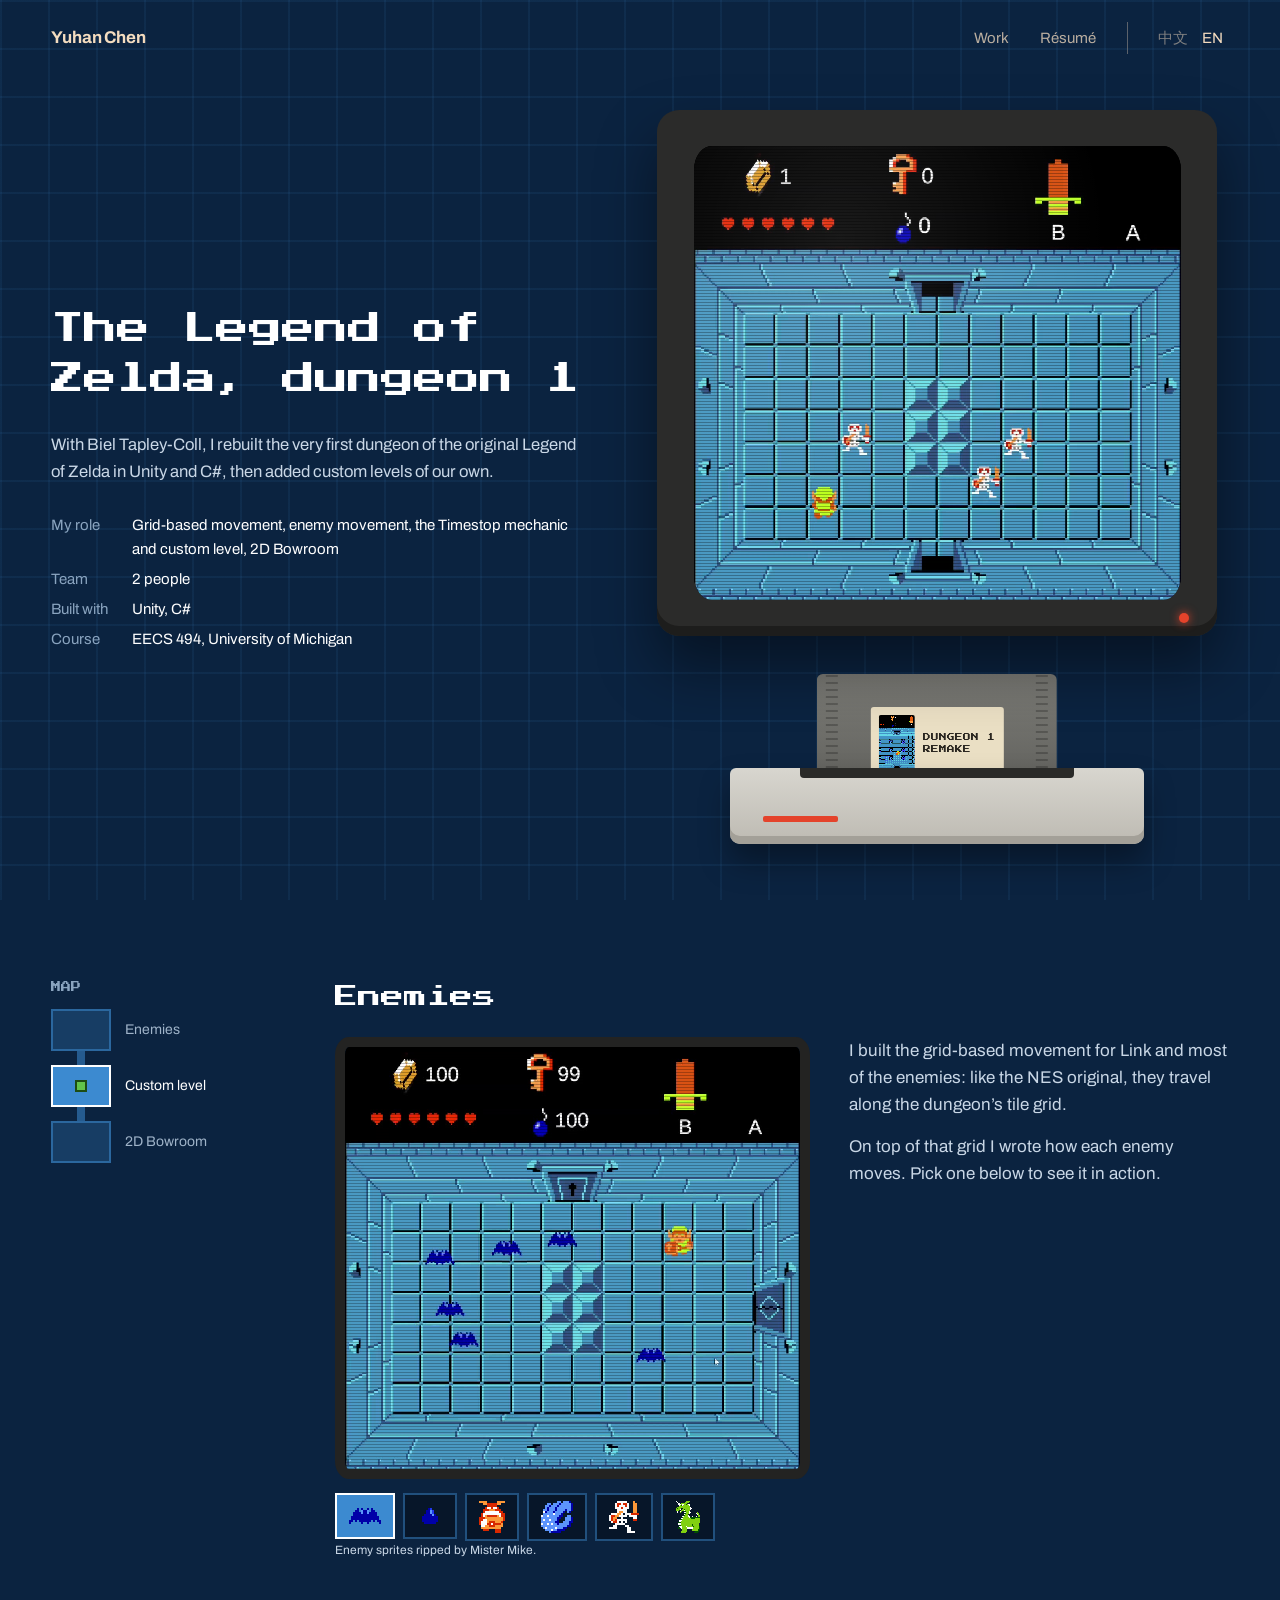
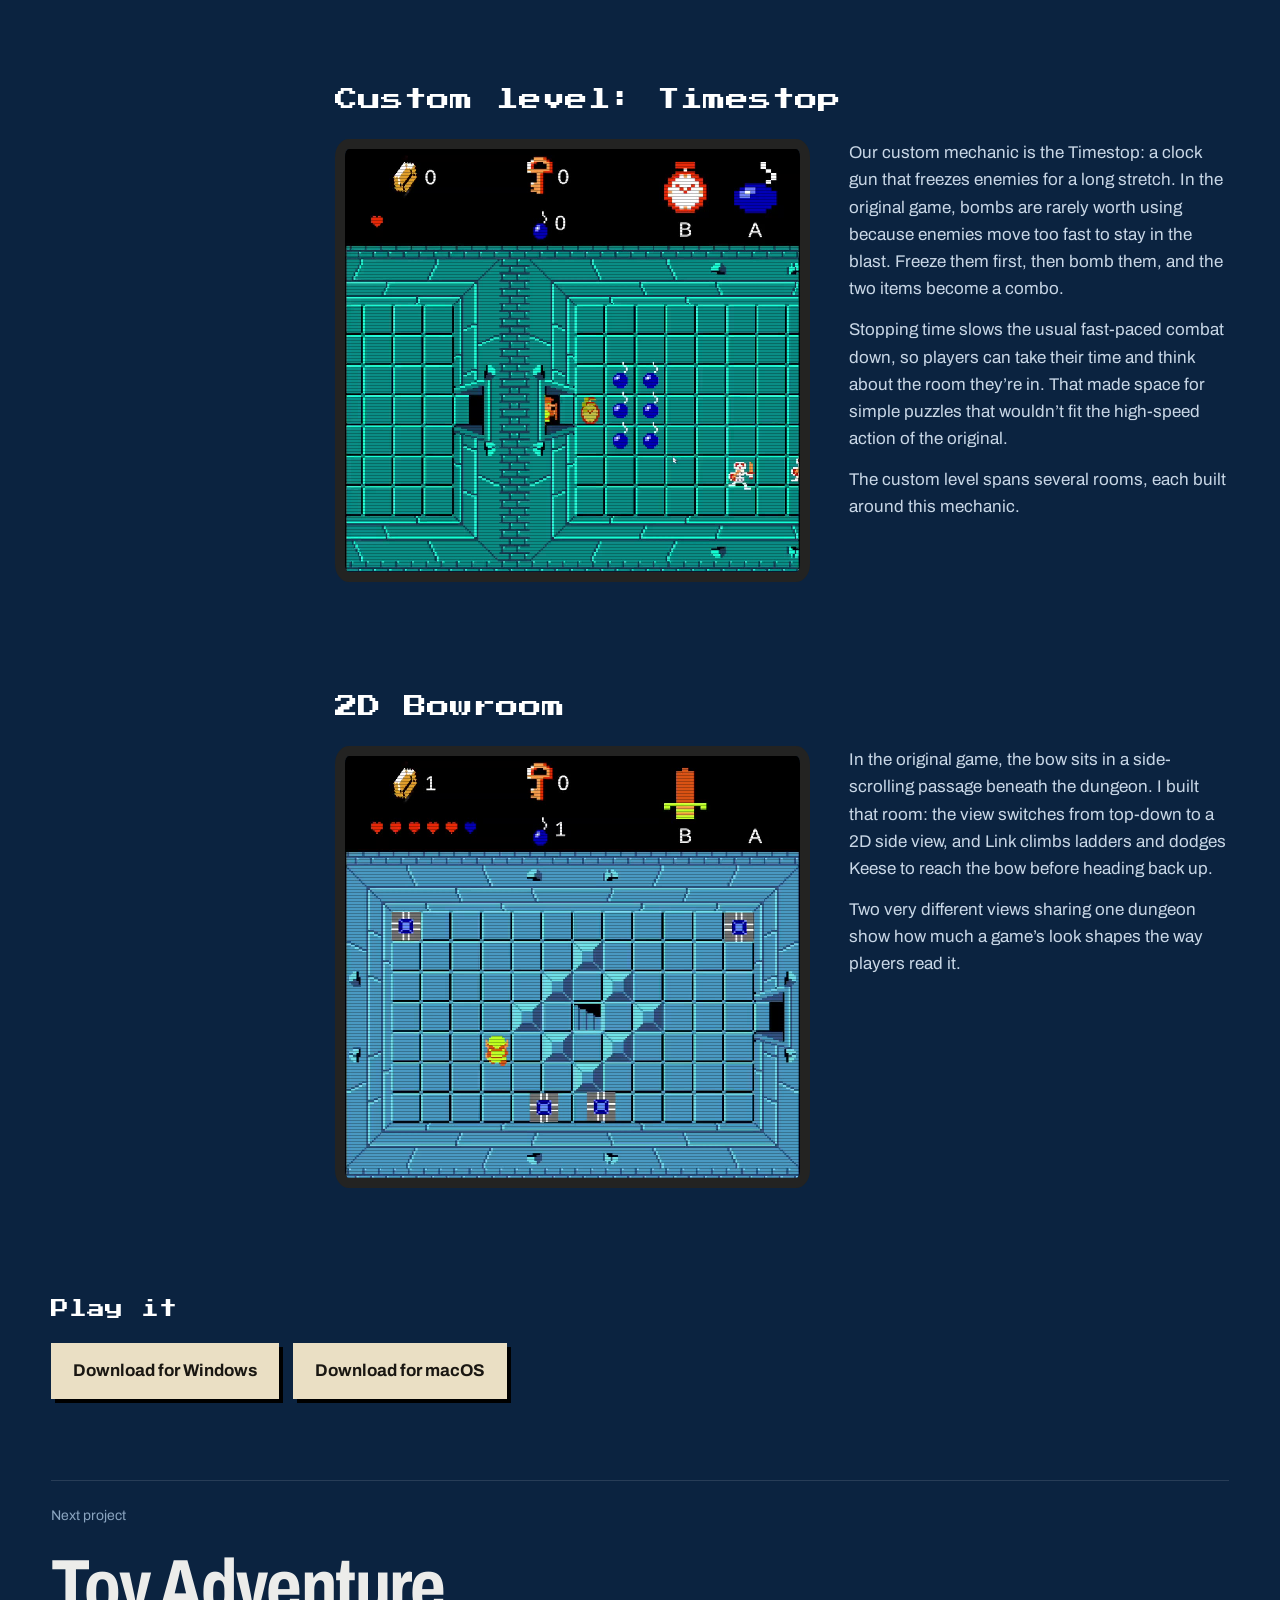
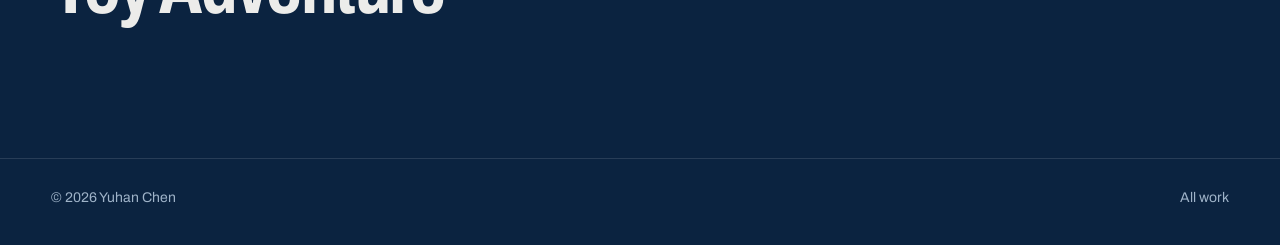
<file: zelda.html>
<!doctype html>
<html lang="en">
<head>
  <meta charset="utf-8">
  <meta name="viewport" content="width=device-width, initial-scale=1">
  <title>The Legend of Zelda remake — Yuhan Chen</title>
  <meta name="description" content="A Unity / C# remake of the first dungeon of The Legend of Zelda, by Yuhan Chen and Biel Tapley-Coll.">
  <meta property="og:image" content="images/zelda-cover.png">
  <link rel="icon" type="image/svg+xml" href="favicon.svg">
  <link rel="preconnect" href="https://fonts.googleapis.com">
  <link rel="preconnect" href="https://fonts.gstatic.com" crossorigin>
  <link href="https://fonts.googleapis.com/css2?family=Archivo:wdth,wght@62..125,100..900&family=Press+Start+2P&display=swap" rel="stylesheet">
  <link rel="stylesheet" href="styles.css">
  <style>
    /* ============ Zelda stage: retro cartridge ============ */
    :root {
      --dungeon: #3c8ad0;     /* the dungeon floor blue */
      --deep: #0b2340;        /* dungeon walls at night */
      --heart: #e4432b;       /* NES heart red */
      --label: #eadfc4;       /* cartridge label paper */
      --plastic: #8f8f8a;
      --pixel: "Press Start 2P", var(--font);
    }
    body { background: var(--deep); }
    .site-footer { border-color: rgba(255,255,255,.12); color: #9fb3c8; }

    /* faint dungeon tile grid behind everything */
    .tiles {
      position: fixed; inset: 0; z-index: -1; pointer-events: none;
      background:
        linear-gradient(rgba(60,138,208,.09) 2px, transparent 2px) 0 0 / 48px 48px,
        linear-gradient(90deg, rgba(60,138,208,.09) 2px, transparent 2px) 0 0 / 48px 48px,
        var(--deep);
    }

    .pixel { font-family: var(--pixel); font-weight: 400; letter-spacing: 0; line-height: 1.5; }
    html[lang="zh-CN"] .pixel { font-family: var(--font); font-weight: 800; }

    /* ---------- Hero ---------- */
    .hero {
      min-height: 100svh;
      display: grid; grid-template-columns: minmax(0, 1fr) minmax(0, 1.1fr); align-items: center;
      gap: clamp(32px, 5vw, 80px);
      padding: 110px var(--gutter) 64px;
    }
    .hero h1 { margin: 0 0 28px; font-size: clamp(22px, 2.6vw, 38px); color: #fff; }
    .hero .lede { margin: 0 0 28px; max-width: 34em; color: #c9d7e6; font-size: clamp(16px, 1.3vw, 19px); }
    .facts { display: grid; grid-template-columns: auto 1fr; gap: 6px 24px; margin: 0; font-size: 15px; }
    .facts dt { color: #8aa4bf; }
    .facts dd { margin: 0; color: #fff; }

    /* TV + console + cartridge */
    .rig { --w: min(100%, 560px); width: var(--w); justify-self: center; display: grid; justify-items: center; }
    .tv {
      width: 100%;
      background: #2b2b2a; border-radius: 22px; padding: 6.5%;
      box-shadow: inset 0 -10px 0 #1d1d1c, 0 30px 60px rgba(0,0,0,.45);
      position: relative;
    }
    .tv::after { /* power LED */
      content: ""; position: absolute; right: 5%; bottom: 2.6%; width: 10px; height: 10px; border-radius: 50%;
      background: #3a1a16;
    }
    .rig.is-on .tv::after { background: var(--heart); box-shadow: 0 0 10px var(--heart); }
    .screen {
      position: relative; width: 100%; aspect-ratio: 1160 / 1080; overflow: hidden;
      border-radius: 18px / 24px; background: #050505;
      box-shadow: inset 0 0 40px rgba(0,0,0,.9);
    }
    .screen img, .screen video { width: 100%; height: 100%; object-fit: cover; image-rendering: pixelated; opacity: 0; }
    .rig.is-on .screen img, .rig.is-on .screen video { opacity: 1; }
    .screen::before { /* scanlines + glass */
      content: ""; position: absolute; inset: 0; z-index: 2; pointer-events: none;
      background:
        repeating-linear-gradient(0deg, rgba(0,0,0,.28) 0 1px, transparent 1px 3px),
        radial-gradient(ellipse at 30% 20%, rgba(255,255,255,.10), transparent 55%);
    }
    .screen::after { /* power-on beam */
      content: ""; position: absolute; left: 0; right: 0; top: 50%; height: 2px; z-index: 3;
      background: #fff; transform: scaleX(0); opacity: 0;
    }
    .press-start {
      position: absolute; z-index: 4; left: 0; right: 0; bottom: 9%; text-align: center;
      font-size: clamp(9px, 1.2vw, 13px); color: #fff; text-shadow: 2px 2px 0 #000; opacity: 0;
    }

    .console {
      position: relative; margin-top: clamp(84px, 10.5vw, 132px);
      width: 74%; height: clamp(54px, 7vw, 76px);
      background: linear-gradient(#d8d6cf, #bdbab2); border-radius: 6px 6px 10px 10px;
      box-shadow: inset 0 -8px 0 #a3a098, 0 18px 30px rgba(0,0,0,.35);
    }
    .console::before { /* slot */
      content: ""; position: absolute; left: 17%; right: 17%; top: 0; height: 10px; border-radius: 0 0 4px 4px; background: #2a2a28;
    }
    .console::after { /* power stripe */
      content: ""; position: absolute; left: 8%; bottom: 30%; width: 18%; height: 6px; background: var(--heart); border-radius: 2px;
    }
    .cartridge {
      position: absolute; left: 50%; bottom: calc(100% - 26px); z-index: -1;
      width: 58%; aspect-ratio: 1 / .5;
      translate: -50% 0;
      background:
        repeating-linear-gradient(0deg, transparent 0 5px, rgba(0,0,0,.22) 5px 7px) left 4% top 0 / 5% 100% no-repeat,
        repeating-linear-gradient(0deg, transparent 0 5px, rgba(0,0,0,.22) 5px 7px) right 4% top 0 / 5% 100% no-repeat,
        linear-gradient(#7d7d78, #5f5f5b);
      border-radius: 6px 6px 0 0;
      padding: 8% 13% 0;
    }
    .cartridge .label {
      height: 82%; background: var(--label); border-radius: 3px; padding: 6%;
      display: grid; grid-template-columns: 1fr 1.15fr; gap: 7%; align-items: center;
      color: #2a2620;
    }
    .cartridge .label-art { height: 100%; background: url(images/zelda-cover.png) center 70% / cover; image-rendering: pixelated; border-radius: 2px; }
    .cartridge .label-text { font-family: var(--pixel); font-size: clamp(5px, .6vw, 8px); line-height: 1.6; white-space: nowrap; }

    @media (prefers-reduced-motion: no-preference) {
      .cartridge { animation: insert .9s cubic-bezier(.5,0,.2,1) .3s both; }
      .rig.is-on .screen::after { animation: beam .55s ease-out both; }
      .rig.is-on .screen img, .rig.is-on .screen video { animation: flicker .6s steps(6) .35s both; }
      .rig.is-on .press-start { animation: blink 1.1s steps(1) 1.2s infinite; }
    }
    @media (prefers-reduced-motion: reduce) { .press-start { opacity: 1; } }
    @keyframes insert { from { transform: translateY(-115%); } 70% { transform: translateY(6%); } to { transform: none; } }
    @keyframes beam {
      0% { opacity: 1; transform: scaleX(0); }
      45% { opacity: 1; transform: scaleX(1); height: 2px; top: 50%; }
      100% { opacity: 0; transform: scaleX(1); height: 100%; top: 0; }
    }
    @keyframes flicker { 0% { opacity: 0; } 30% { opacity: .6; } 45% { opacity: .2; } 100% { opacity: 1; } }
    @keyframes blink { 0%, 100% { opacity: 1; } 50% { opacity: 0; } }

    /* ---------- Rooms (chapters) with a dungeon map ---------- */
    .dungeon {
      display: grid; grid-template-columns: 220px minmax(0, 1fr); gap: clamp(32px, 5vw, 80px);
      padding: clamp(40px, 8vh, 96px) var(--gutter) clamp(80px, 12vh, 140px);
    }
    .map { position: sticky; top: 100px; align-self: start; }
    .map-title { font-size: 10px; color: #8aa4bf; margin: 0 0 14px; }
    .map-rooms { list-style: none; margin: 0; padding: 0; display: grid; gap: 14px; }
    .map-rooms li { position: relative; }
    .map-rooms li + li::before { /* doorway between rooms */
      content: ""; position: absolute; left: 26px; top: -14px; width: 8px; height: 14px; background: rgba(60,138,208,.55);
    }
    .map-rooms a { display: flex; align-items: center; gap: 14px; font-size: 14px; color: #9fb3c8; }
    .map-rooms .cell {
      flex: none; width: 60px; height: 42px; position: relative;
      background: rgba(60,138,208,.25); border: 2px solid rgba(60,138,208,.55); transition: background .2s;
    }
    .map-rooms a:hover { color: #fff; }
    .map-rooms a:hover .cell { background: rgba(60,138,208,.5); }
    .map-rooms a[aria-current="true"] { color: #fff; }
    .map-rooms a[aria-current="true"] .cell { background: var(--dungeon); border-color: #fff; }
    .map-rooms a[aria-current="true"] .cell::after { /* the hero, as one pixel */
      content: ""; position: absolute; left: 50%; top: 50%; width: 8px; height: 8px; translate: -50% -50%; background: #61c34a; box-shadow: 0 0 0 2px #1d4d12;
    }

    .room { padding-bottom: clamp(72px, 12vh, 140px); scroll-margin-top: 96px; }
    .room:last-child { padding-bottom: 0; }
    .room h2 { margin: 0 0 22px; font-size: clamp(16px, 1.8vw, 24px); color: #fff; }
    .room p { max-width: 38em; color: #c9d7e6; margin: 0 0 14px; }
    .room-body { display: grid; grid-template-columns: minmax(0, 1.25fr) minmax(0, 1fr); gap: clamp(24px, 3vw, 48px); align-items: start; }

    .crt {
      position: relative; aspect-ratio: 1160 / 1080; max-width: 560px; overflow: hidden;
      border-radius: 14px / 18px; border: 10px solid #232322; background: #050a12;
    }
    .crt::before { content: ""; position: absolute; inset: 0; z-index: 2; pointer-events: none; background: repeating-linear-gradient(0deg, rgba(0,0,0,.25) 0 1px, transparent 1px 3px); }
    .crt img, .crt video { width: 100%; height: 100%; object-fit: cover; image-rendering: pixelated; }
    .slot-empty { /* placeholder until the clip is recorded */
      position: absolute; inset: 0; display: grid; place-content: center; gap: 10px; text-align: center; padding: 20px;
      color: #e2b04a; font-size: 14px;
      background: repeating-linear-gradient(45deg, rgba(226,176,74,.06) 0 12px, transparent 12px 24px);
    }
    .slot-empty .pixel { font-size: 10px; }

    .bestiary { list-style: none; margin: 14px 0 0; padding: 0; max-width: 560px; display: flex; flex-wrap: wrap; gap: 8px; }
    .bestiary button {
      display: inline-flex; align-items: center; gap: 8px; min-height: 46px;
      background: rgba(0,0,0,.35); border: 2px solid rgba(60,138,208,.5); padding: 6px 12px;
      font-size: 14px; color: #c9d7e6; cursor: pointer;
    }
    .bestiary button:hover { border-color: #fff; color: #fff; }
    .bestiary button[aria-current="true"] { background: var(--dungeon); border-color: #fff; color: #fff; }
    .bestiary img { image-rendering: pixelated; flex: none; }
    .bestiary button { position: relative; justify-content: center; min-width: 54px; }
    .bestiary .tip {
      position: absolute; left: 50%; bottom: calc(100% + 8px); translate: -50% 4px;
      padding: 5px 8px; background: #000; color: #fff; font-size: 13px; white-space: nowrap;
      box-shadow: 2px 2px 0 var(--dungeon); opacity: 0; pointer-events: none; transition: opacity .15s, translate .15s;
    }
    .bestiary button:hover .tip, .bestiary button:focus-visible .tip { opacity: 1; translate: -50% 0; }
    .credit { margin: 10px 0 0; font-size: 12px; color: #6f89a4; }

    /* ---------- Exit ---------- */
    .exit { padding: 0 var(--gutter) clamp(72px, 12vh, 120px); }
    .exit h2 { margin: 0 0 20px; font-size: clamp(14px, 1.5vw, 18px); color: #fff; }
    .buttons { display: flex; flex-wrap: wrap; gap: 14px; }
    .btn {
      display: inline-block; padding: 14px 22px; background: var(--label); color: #1a1712; font-weight: 700;
      box-shadow: 4px 4px 0 #000; transition: transform .12s, box-shadow .12s;
    }
    .btn:hover { transform: translate(2px, 2px); box-shadow: 2px 2px 0 #000; }
    .btn.secondary { background: transparent; color: #fff; box-shadow: inset 0 0 0 2px #fff; }
    .btn.secondary:hover { box-shadow: inset 0 0 0 2px #fff; background: rgba(255,255,255,.08); transform: none; }
    .next { display: block; margin-top: clamp(56px, 9vh, 96px); border-top: 1px solid rgba(255,255,255,.12); padding-top: 24px; }
    .next small { display: block; color: #8aa4bf; font-size: 14px; }
    .next strong { font-size: clamp(36px, 6vw, 84px); font-weight: 700; font-variation-settings: "wdth" 75; letter-spacing: -.02em; }
    .next:hover strong { font-variation-settings: "wdth" 62; }
    .next strong { transition: font-variation-settings .4s; }

    @media (max-width: 900px) {
      .hero { grid-template-columns: 1fr; padding-top: 96px; }
      .rig { order: -1; }
      .dungeon { grid-template-columns: 1fr; }
      .map { display: none; }
      .room-body { grid-template-columns: 1fr; }
    }
  </style>
</head>
<body data-title-en="The Legend of Zelda remake — Yuhan Chen" data-title-zh="塞尔达传说复刻 — 陈宇涵">
  <div class="tiles" aria-hidden="true"></div>

  <header class="site-header">
    <a class="name" href="index.html" data-en="Yuhan Chen" data-zh="陈宇涵">Yuhan Chen</a>
    <nav class="site-nav" aria-label="Main">
      <a href="index.html#work" data-en="Work" data-zh="作品">Work</a>
      <a href="resume.pdf" data-en="Résumé" data-zh="简历">Résumé</a>
      <div class="lang" role="group" aria-label="Language / 语言">
        <button type="button" data-lang="zh" lang="zh-CN" aria-pressed="false">中文</button>
        <button type="button" data-lang="en" lang="en" aria-pressed="true">EN</button>
      </div>
    </nav>
  </header>

  <main>
    <section class="hero" aria-labelledby="title">
      <div>
        <h1 id="title" class="pixel" data-en="The Legend of Zelda, dungeon 1" data-zh="塞尔达传说：第一地牢">The Legend of Zelda, dungeon 1</h1>
        <p class="lede" data-en="With Biel Tapley-Coll, I rebuilt the very first dungeon of the original Legend of Zelda in Unity and C#, then added custom levels of our own."
           data-zh="我和 Biel Tapley-Coll 合作，用 Unity 和 C# 重建了初代《塞尔达传说》的第一个地牢，并加入了我们自己设计的关卡。">With Biel Tapley-Coll, I rebuilt the very first dungeon of the original Legend of Zelda in Unity and C#, then added custom levels of our own.</p>
        <dl class="facts">
          <dt data-en="My role" data-zh="我负责">My role</dt><dd data-en="Grid-based movement, enemy movement, the Timestop mechanic and custom level, 2D Bowroom" data-zh="网格化移动、怪物移动、时停机制与自定义关卡、2D Bowroom">Grid-based movement, enemy movement, the Timestop mechanic and custom level, 2D Bowroom</dd>
          <dt data-en="Team" data-zh="团队">Team</dt><dd data-en="2 people" data-zh="2 人">2 people</dd>
          <dt data-en="Built with" data-zh="技术">Built with</dt><dd>Unity, C#</dd>
          <dt data-en="Course" data-zh="课程">Course</dt><dd>EECS 494, University of Michigan</dd>
        </dl>
      </div>

      <div class="rig" id="rig">
        <div class="tv">
          <div class="screen">
            <!-- Swap for gameplay: <video src="video/zelda-hero.mp4" poster="images/zelda-cover.png" muted loop autoplay playsinline></video> -->
            <video src="video/zelda-enemies.mp4" poster="video/zelda-enemies.jpg" muted loop playsinline preload="auto" aria-label="Gameplay: Link fighting enemies in the first dungeon room"></video>
            <span class="press-start pixel">PRESS START</span>
          </div>
        </div>
        <div class="console">
          <div class="cartridge" aria-hidden="true">
            <div class="label">
              <div class="label-art"></div>
              <div class="label-text">DUNGEON 1<br>REMAKE</div>
            </div>
          </div>
        </div>
      </div>
    </section>

    <div class="dungeon">
      <nav class="map" aria-label="Rooms on this page">
        <p class="map-title pixel" data-en="MAP" data-zh="地图">MAP</p>
        <ol class="map-rooms">
          <li><a href="#enemies" data-room="enemies"><span class="cell" aria-hidden="true"></span><span data-en="Enemies" data-zh="敌人">Enemies</span></a></li>
          <li><a href="#levels" data-room="levels"><span class="cell" aria-hidden="true"></span><span data-en="Custom level" data-zh="自定义关卡">Custom level</span></a></li>
          <li><a href="#bowroom" data-room="bowroom"><span class="cell" aria-hidden="true"></span><span>2D Bowroom</span></a></li>
        </ol>
      </nav>

      <div class="rooms">
        <section class="room" id="enemies" aria-labelledby="enemies-h">
          <h2 id="enemies-h" class="pixel" data-en="Enemies" data-zh="敌人">Enemies</h2>
          <div class="room-body">
            <div>
              <div class="crt">
                <video id="monsters" data-lazy src="video/zelda-monsters.mp4" poster="video/zelda-monsters.jpg" muted loop playsinline preload="none" aria-label="Gameplay: Link fighting five kinds of enemies, one room at a time"></video>
              </div>
              <ul class="bestiary" aria-label="Jump to an enemy in the clip">
                <li><button type="button" data-t="0" aria-label="Keese"><img src="images/sprites/keese.png" width="32" height="16" alt=""><span class="tip" aria-hidden="true">Keese</span></button></li>
                <li><button type="button" data-t="3.4" aria-label="Gel"><img src="images/sprites/gel.png" width="16" height="16" alt=""><span class="tip" aria-hidden="true">Gel</span></button></li>
                <li><button type="button" data-t="6.5" aria-label="Goriya"><img src="images/sprites/goriya.png" width="26" height="32" alt=""><span class="tip" aria-hidden="true">Goriya</span></button></li>
                <li><button type="button" data-t="10.85" aria-label="Wallmaster"><img src="images/sprites/wallmaster.png" width="32" height="32" alt=""><span class="tip" aria-hidden="true">Wallmaster</span></button></li>
                <li><button type="button" data-t="15.94" aria-label="Stalfos"><img src="images/sprites/stalfos.png" width="30" height="32" alt=""><span class="tip" aria-hidden="true">Stalfos</span></button></li>
                <li><button type="button" data-t="20.54" aria-label="Aquamentus"><img src="images/sprites/aquamentus.png" width="24" height="32" alt=""><span class="tip" aria-hidden="true">Aquamentus</span></button></li>
              </ul>
              <p class="credit" data-en="Enemy sprites ripped by Mister Mike." data-zh="敌人精灵图由 Mister Mike 提取。">Enemy sprites ripped by Mister Mike.</p>
            </div>
            <div>
              <p data-en="I built the grid-based movement for Link and most of the enemies: like the NES original, they travel along the dungeon’s tile grid." data-zh="我负责 Link 和大部分怪物的网格化移动（grid-based movement）：和 NES 原版一样，它们沿着地牢的格子行走。">I built the grid-based movement for Link and most of the enemies: like the NES original, they travel along the dungeon’s tile grid.</p>
              <p data-en="On top of that grid I wrote how each enemy moves. Pick one below to see it in action." data-zh="在这套格子系统上，我实现了每种怪物各自的移动方式。点下面的图标，可以直接跳到对应的怪物。">On top of that grid I wrote how each enemy moves. Pick one below to see it in action.</p>
            </div>
          </div>
        </section>

        <section class="room" id="levels" aria-labelledby="levels-h">
          <h2 id="levels-h" class="pixel" data-en="Custom level: Timestop" data-zh="自定义关卡：时停">Custom level: Timestop</h2>
          <div class="room-body">
            <div class="crt"><video data-lazy src="video/zelda-levels.mp4" poster="video/zelda-levels.jpg" muted loop playsinline preload="none" aria-label="Gameplay: a custom level crowded with enemies"></video></div>
            <div>
              <p data-en="Our custom mechanic is the Timestop: a clock gun that freezes enemies for a long stretch. In the original game, bombs are rarely worth using because enemies move too fast to stay in the blast. Freeze them first, then bomb them, and the two items become a combo." data-zh="我们的自定义机制叫“时停”：一把能长时间冻住敌人的时钟枪。原版里炸弹不太好用，因为敌人跑得太快，很难被炸到。先用时停定住，再扔炸弹，两样道具就成了一套连招。">Our custom mechanic is the Timestop: a clock gun that freezes enemies for a long stretch. In the original game, bombs are rarely worth using because enemies move too fast to stay in the blast. Freeze them first, then bomb them, and the two items become a combo.</p>
              <p data-en="Stopping time slows the usual fast-paced combat down, so players can take their time and think about the room they’re in. That made space for simple puzzles that wouldn’t fit the high-speed action of the original." data-zh="时停把原本快节奏的战斗放慢了，玩家可以停下来想清楚眼前的局面。这也让我们能加入一些简单的解谜，这在原版的高速战斗里是放不进去的。">Stopping time slows the usual fast-paced combat down, so players can take their time and think about the room they’re in. That made space for simple puzzles that wouldn’t fit the high-speed action of the original.</p>
              <p data-en="The custom level spans several rooms, each built around this mechanic." data-zh="自定义关卡由多个房间组成，每个房间都围绕这个机制设计。">The custom level spans several rooms, each built around this mechanic.</p>
            </div>
          </div>
        </section>

        <section class="room" id="bowroom" aria-labelledby="bowroom-h">
          <h2 id="bowroom-h" class="pixel">2D Bowroom</h2>
          <div class="room-body">
            <div class="crt"><video data-lazy src="video/zelda-bowroom.mp4" poster="video/zelda-bowroom.jpg" muted loop playsinline preload="none" aria-label="Gameplay: entering the 2D Bowroom side-scrolling section"></video></div>
            <div>
              <p data-en="In the original game, the bow sits in a side-scrolling passage beneath the dungeon. I built that room: the view switches from top-down to a 2D side view, and Link climbs ladders and dodges Keese to reach the bow before heading back up." data-zh="原版里，弓箭藏在地牢下方一段横版卷轴的通道里。这个房间是我做的：画面从俯视切换成 2D 侧视，Link 要爬梯子、躲开 Keese 才能拿到弓，然后再回到上面的地牢。">In the original game, the bow sits in a side-scrolling passage beneath the dungeon. I built that room: the view switches from top-down to a 2D side view, and Link climbs ladders and dodges Keese to reach the bow before heading back up.</p>
              <p data-en="Two very different views sharing one dungeon show how much a game’s look shapes the way players read it." data-zh="同一个地牢里同时有俯视和横版两种视角，正好说明画面风格会多大程度地影响玩家对游戏的感受。">Two very different views sharing one dungeon show how much a game’s look shapes the way players read it.</p>
            </div>
          </div>
        </section>
      </div>
    </div>

    <section class="exit" aria-labelledby="play-h">
      <h2 id="play-h" class="pixel" data-en="Play it" data-zh="下载试玩">Play it</h2>
      <div class="buttons">
        <a class="btn" href="https://github.com/HANSON923/Legend-of-zelda-NES-version-EECS494/releases/download/v1.0.0-gold/Legend.Of.Zelda.NES.Windows.zip" data-en="Download for Windows" data-zh="下载 Windows 版">Download for Windows</a>
        <a class="btn" href="https://github.com/HANSON923/Legend-of-zelda-NES-version-EECS494/releases/download/v1.0.0-gold/Legend.Of.Zelda.NES.MacOS.zip" data-en="Download for macOS" data-zh="下载 macOS 版">Download for macOS</a>
      </div>
      <a class="next" href="toy.html">
        <small data-en="Next project" data-zh="下一个作品">Next project</small>
        <strong>Toy Adventure</strong>
      </a>
    </section>
  </main>

  <footer class="site-footer">
    <span>© 2026 Yuhan Chen</span>
    <a href="index.html" data-en="All work" data-zh="全部作品">All work</a>
  </footer>

  <script src="script.js"></script>
  <script>
    // Power on the TV once the cartridge has landed.
    const rig = document.getElementById('rig');
    const reduce = matchMedia('(prefers-reduced-motion: reduce)').matches;
    const heroVideo = rig.querySelector('video');
    setTimeout(() => { rig.classList.add('is-on'); if (!reduce) heroVideo.play().catch(() => {}); }, reduce ? 0 : 1250);

    // Room clips load and play only while on screen; reduced motion keeps the still frame.
    const clipObserver = new IntersectionObserver(entries => {
      entries.forEach(({ target, isIntersecting }) => {
        if (isIntersecting && !reduce) target.play().catch(() => {});
        else target.pause();
      });
    }, { rootMargin: '120px 0px' });
    document.querySelectorAll('video[data-lazy]').forEach(v => clipObserver.observe(v));

    // Enemy list: jump the clip to each monster, and mark the one on screen.
    const monsters = document.getElementById('monsters');
    const chips = [...document.querySelectorAll('.bestiary button')];
    chips.forEach(chip => chip.addEventListener('click', () => {
      if (monsters.preload === 'none') monsters.preload = 'auto';
      monsters.currentTime = Number(chip.dataset.t);
      monsters.play().catch(() => {});
    }));
    monsters.addEventListener('timeupdate', () => {
      const now = monsters.currentTime;
      const current = chips.filter(c => Number(c.dataset.t) <= now + 0.05).pop();
      chips.forEach(c => c.setAttribute('aria-current', String(c === current)));
    });

    // Light up the room you're in on the dungeon map.
    const links = document.querySelectorAll('[data-room]');
    const io = new IntersectionObserver(entries => {
      entries.forEach(e => {
        if (!e.isIntersecting) return;
        links.forEach(a => a.setAttribute('aria-current', String(a.dataset.room === e.target.id)));
      });
    }, { rootMargin: '-45% 0px -50% 0px' });
    document.querySelectorAll('.room').forEach(r => io.observe(r));
  </script>
</body>
</html>
</file>
<file: styles.css>
/* ============================================================
   Shared shell — every page uses this header, type and grid.
   Project pages only restyle their own "stage" on top of it.
   ============================================================ */
:root {
  --ink: #000000;
  --paper: #ececea;
  --mute: #8c8c88;
  --rule: #2a2a2a;
  --gutter: clamp(16px, 4vw, 56px);
  --font: "Archivo", "PingFang SC", "Microsoft YaHei", "Noto Sans SC", sans-serif;
}

*, *::before, *::after { box-sizing: border-box; }
html { scroll-behavior: smooth; -webkit-text-size-adjust: 100%; }
body {
  margin: 0;
  background: var(--ink);
  color: var(--paper);
  font-family: var(--font);
  font-size: 17px;
  line-height: 1.6;
  font-variation-settings: "wdth" 100;
  -webkit-font-smoothing: antialiased;
}
a { color: inherit; text-decoration: none; }
button { font: inherit; color: inherit; }
img, video { display: block; max-width: 100%; }
:focus-visible { outline: 2px solid currentColor; outline-offset: 4px; }

/* ---------- Header ---------- */
.site-header {
  position: fixed; inset: 0 0 auto 0; z-index: 50;
  display: flex; align-items: center; justify-content: space-between; gap: 24px;
  padding: 22px var(--gutter);
  mix-blend-mode: difference;           /* stays legible over any stage */
  color: #fff;
}
.site-header .name { font-weight: 700; font-size: 17px; letter-spacing: -.01em; }
.site-nav { display: flex; align-items: center; gap: clamp(14px, 2.4vw, 32px); font-size: 15px; }
.site-nav a { opacity: .75; transition: opacity .2s; }
.site-nav a:hover, .site-nav a[aria-current="page"] { opacity: 1; }
.lang { display: flex; gap: 2px; border-left: 1px solid rgba(255,255,255,.35); padding-left: clamp(10px, 2vw, 24px); }
.lang button { background: none; border: 0; padding: 4px 6px; cursor: pointer; opacity: .5; }
.lang button[aria-pressed="true"] { opacity: 1; }

/* ---------- Footer ---------- */
.site-footer {
  display: flex; justify-content: space-between; flex-wrap: wrap; gap: 16px;
  padding: 28px var(--gutter) 36px;
  border-top: 1px solid var(--rule);
  font-size: 14px; color: var(--mute);
}
.site-footer a:hover { color: var(--paper); }

/* ---------- Utilities ---------- */
.visually-hidden { position: absolute; width: 1px; height: 1px; overflow: hidden; clip: rect(0 0 0 0); white-space: nowrap; }
.todo { color: #e2b04a; }               /* text Yuhan still needs to write */

@media (max-width: 640px) {
  body { font-size: 16px; }
  .site-header { padding-top: 16px; padding-bottom: 16px; }
  .site-nav { font-size: 14px; }
}
@media (prefers-reduced-motion: reduce) {
  html { scroll-behavior: auto; }
  *, *::before, *::after { animation-duration: .01ms !important; animation-iteration-count: 1 !important; transition-duration: .01ms !important; }
}
</file>
